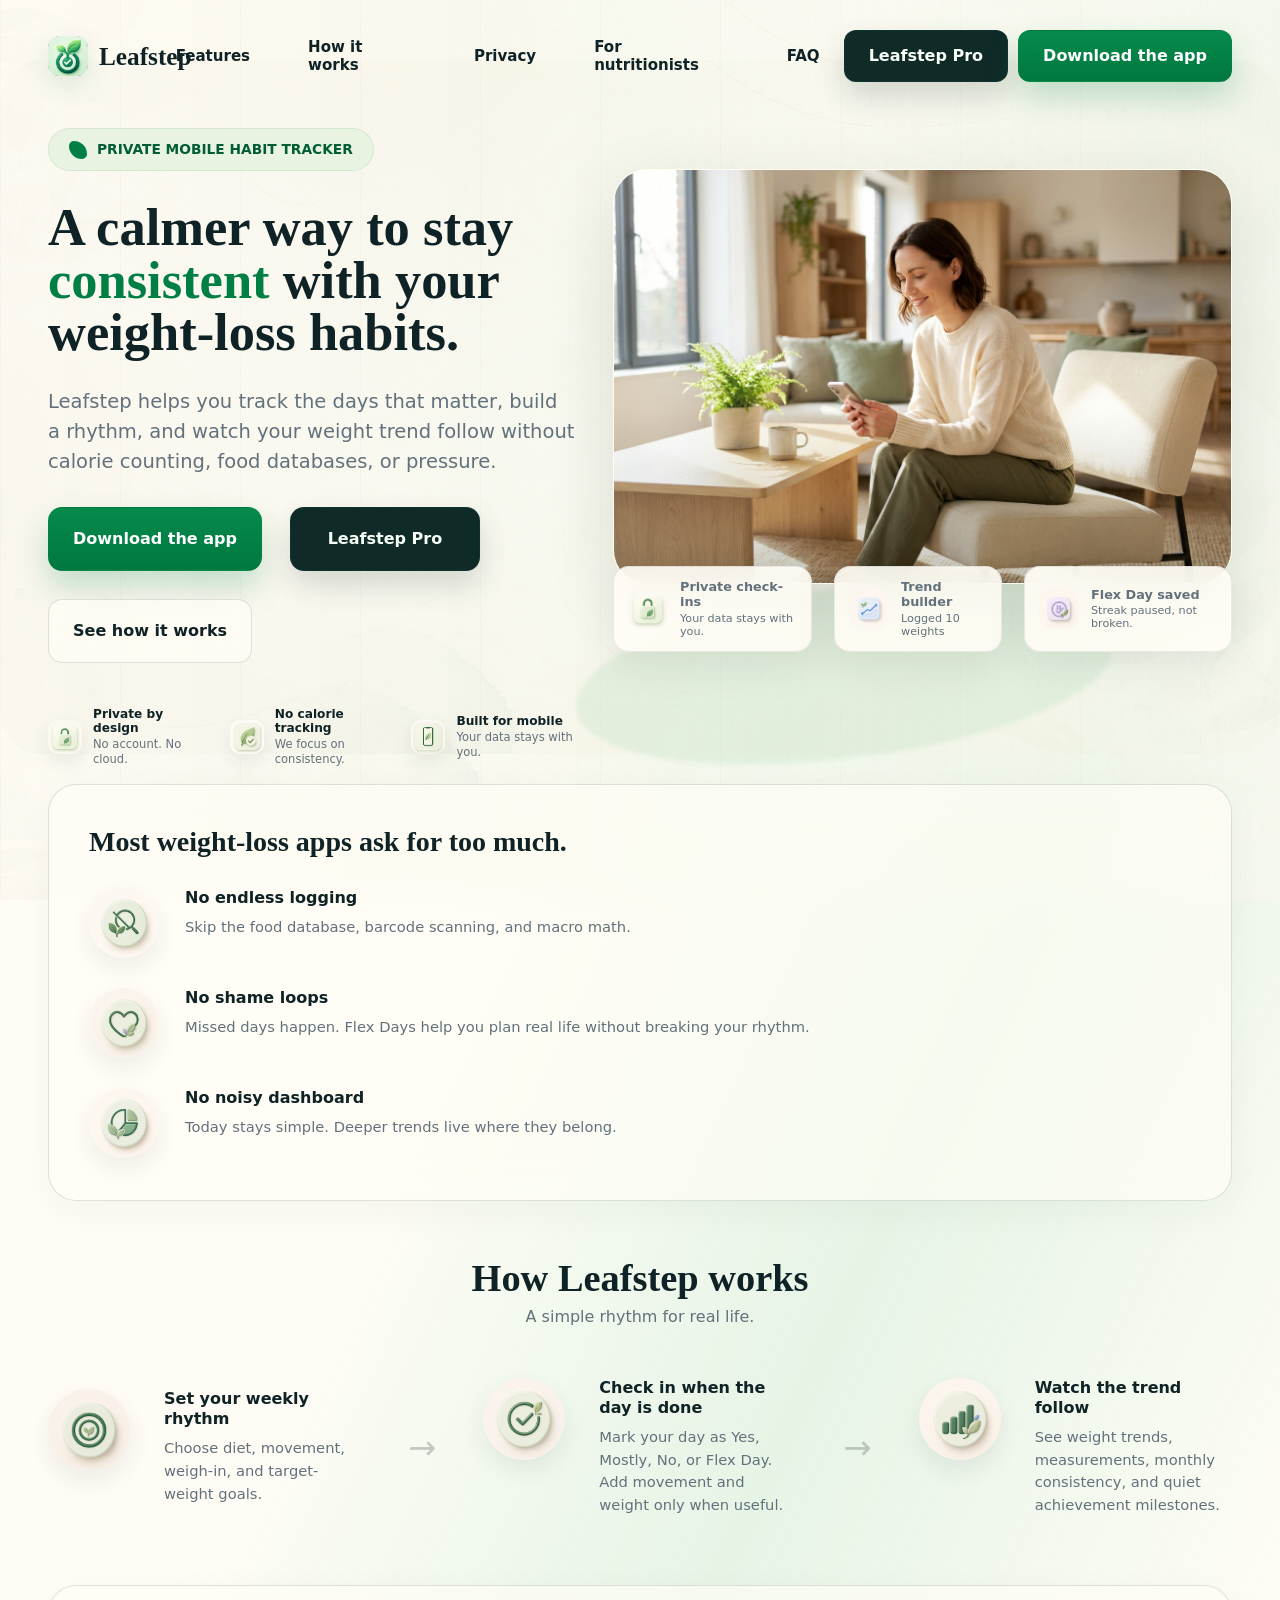
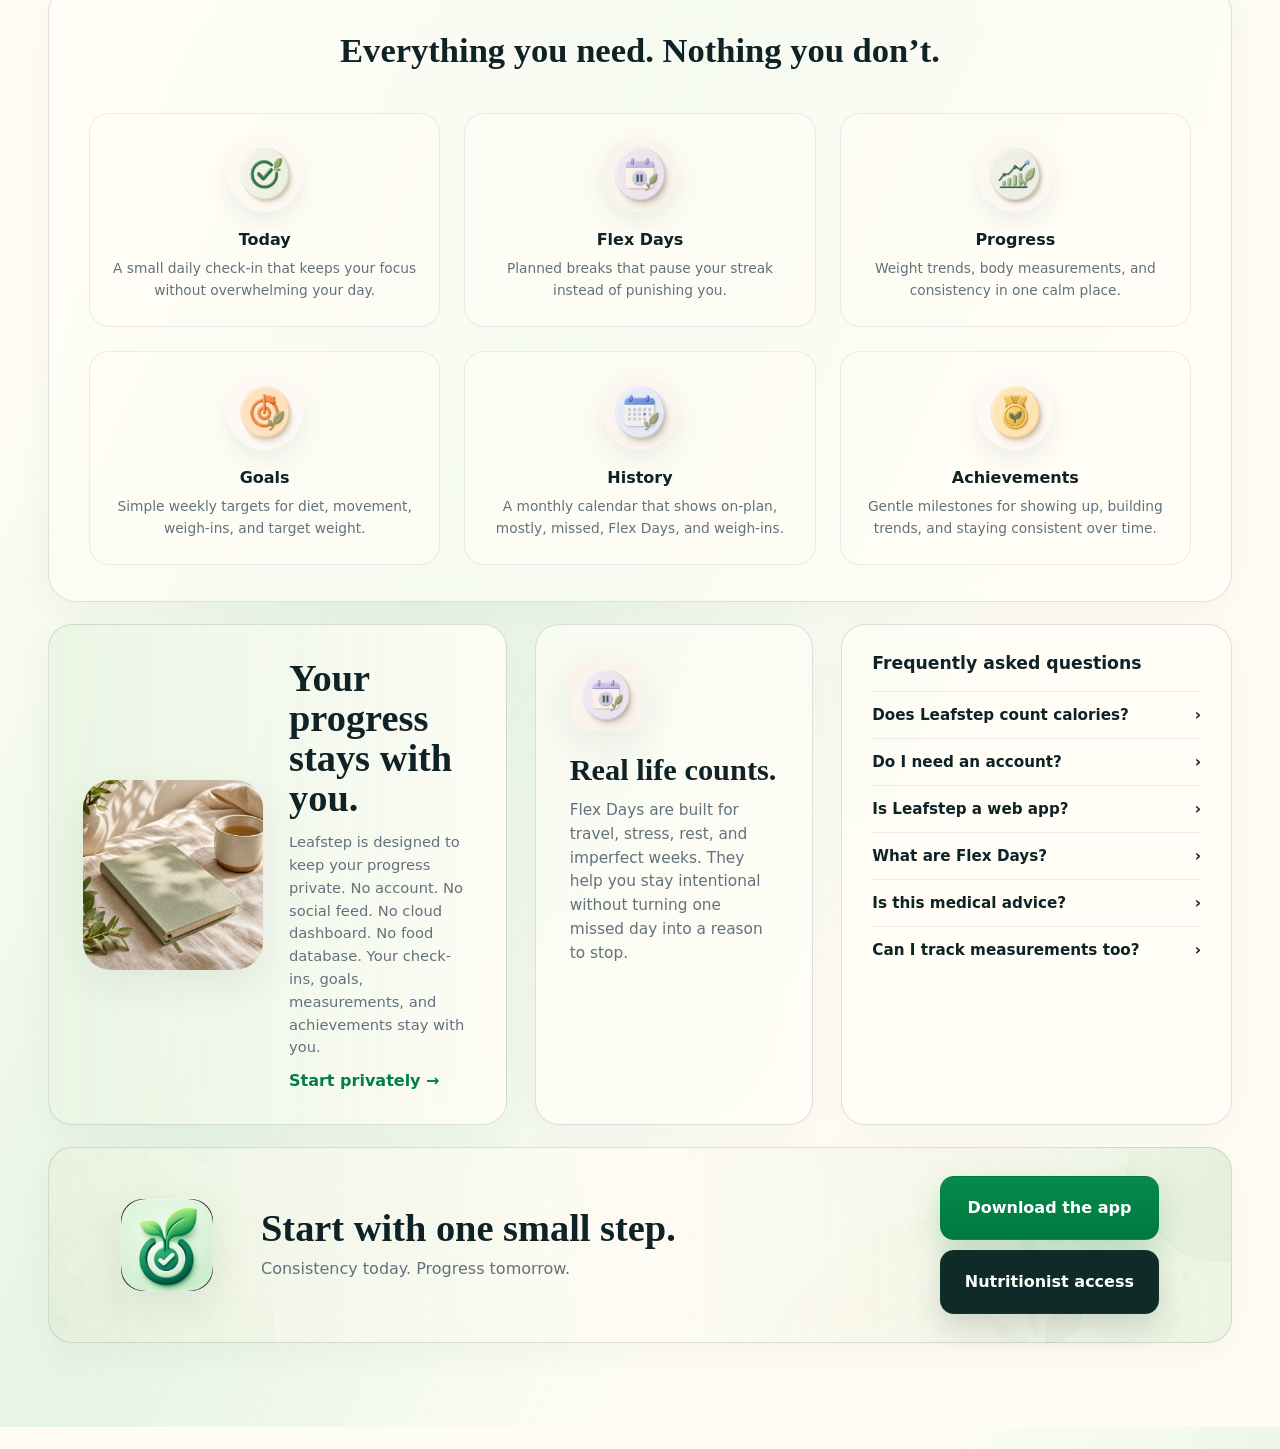
<file: website/index.html>
<!doctype html>
<html lang="en">
  <head>
    <meta charset="utf-8">
    <meta name="viewport" content="width=device-width, initial-scale=1">
    <meta
      name="description"
      content="Leafstep is a private habit tracker for calmer weight-loss consistency without calorie counting, food databases, or pressure."
    >
    <title>Leafstep | Private Habit Tracker</title>
    <link rel="icon" href="assets/brand/app-icon.png">
    <link rel="stylesheet" href="styles.css?v=20260621-pro-entry">
    <script src="script.js?v=20260615-middle-spacing" defer></script>
  </head>
  <body>
    <header class="site-header">
      <nav class="nav-shell" aria-label="Main navigation">
        <a class="brand" href="#top" aria-label="Leafstep home">
          <img src="assets/brand/app-icon.png" alt="" width="38" height="38">
          <span>Leafstep</span>
        </a>
        <div class="nav-links" aria-label="Page sections">
          <a href="#features">Features</a>
          <a href="#how-it-works">How it works</a>
          <a href="#privacy">Privacy</a>
          <a href="nutritionist.html">For nutritionists</a>
          <a href="#faq">FAQ</a>
        </div>
        <div class="header-actions" aria-label="Site actions">
          <a class="button button-pro header-pro" href="nutritionist.html">
            Leafstep Pro
          </a>
          <!-- Replace this placeholder with store badge links when they are ready. -->
          <a class="button button-primary header-cta" href="#download">
            Download the app
          </a>
        </div>
      </nav>
    </header>

    <main id="top">
      <section class="hero" aria-labelledby="hero-title">
        <div class="hero-copy">
          <p class="eyebrow">
            <span aria-hidden="true">Leafstep</span>
            Private mobile habit tracker
          </p>
          <h1 id="hero-title">
            A calmer way to stay <span>consistent</span> with your weight-loss habits.
          </h1>
          <p class="hero-subtitle">
            Leafstep helps you track the days that matter, build a rhythm, and watch your weight
            trend follow without calorie counting, food databases, or pressure.
          </p>
          <div class="hero-actions" aria-label="Primary actions">
            <a class="button button-primary button-large" href="#download">
              Download the app
            </a>
            <a class="button button-pro button-large" href="nutritionist.html">
              Leafstep Pro
            </a>
            <a class="button button-secondary button-large" href="#how-it-works">See how it works</a>
          </div>
          <div class="trust-chips" aria-label="Trust highlights">
            <div class="trust-chip">
              <img class="trust-icon" src="assets/icons/trust-private.png" alt="" width="34" height="34">
              <span>
                <strong>Private by design</strong>
                <span>No account. No cloud.</span>
              </span>
            </div>
            <div class="trust-chip">
              <img class="trust-icon" src="assets/icons/trust-no-calorie.png" alt="" width="34" height="34">
              <span>
                <strong>No calorie tracking</strong>
                <span>We focus on consistency.</span>
              </span>
            </div>
            <div class="trust-chip">
              <img class="trust-icon" src="assets/icons/trust-local-iphone.png" alt="" width="34" height="34">
              <span>
                <strong>Built for mobile</strong>
                <span>Your data stays with you.</span>
              </span>
            </div>
          </div>
        </div>

        <div class="hero-visual" aria-label="A calm Leafstep moment on mobile">
          <figure class="hero-photo-card">
            <img
              src="assets/hero/leafstep-lifestyle-phone.png"
              alt="A person sitting in a calm home while holding a phone."
              width="1264"
              height="848"
            >
          </figure>
          <div class="hero-badges" aria-hidden="true">
            <div class="mini-badge">
              <img src="assets/icons/trust-private.png" alt="" width="40" height="40">
              <span><strong>Private check-ins</strong>Your data stays with you.</span>
            </div>
            <div class="mini-badge">
              <img class="mini-icon" src="assets/icons/mini-trend-builder.png" alt="" width="40" height="40">
              <span><strong>Trend builder</strong>Logged 10 weights</span>
            </div>
            <div class="mini-badge">
              <img class="mini-icon" src="assets/icons/mini-flex-day-saved.png" alt="" width="40" height="40">
              <span><strong>Flex Day saved</strong>Streak paused, not broken.</span>
            </div>
          </div>
        </div>
      </section>

      <section class="problem-band" aria-labelledby="problem-title">
        <div class="problem-title">
          <h2 id="problem-title">Most weight-loss apps ask for too much.</h2>
        </div>
        <article class="problem-item">
          <img class="icon-circle" src="assets/icons/no-endless-logging.png" alt="" width="58" height="58">
          <div>
            <h3>No endless logging</h3>
            <p>Skip the food database, barcode scanning, and macro math.</p>
          </div>
        </article>
        <article class="problem-item">
          <img class="icon-circle" src="assets/icons/no-shame-loops.png" alt="" width="58" height="58">
          <div>
            <h3>No shame loops</h3>
            <p>Missed days happen. Flex Days help you plan real life without breaking your rhythm.</p>
          </div>
        </article>
        <article class="problem-item">
          <img class="icon-circle" src="assets/icons/no-noisy-dashboard.png" alt="" width="58" height="58">
          <div>
            <h3>No noisy dashboard</h3>
            <p>Today stays simple. Deeper trends live where they belong.</p>
          </div>
        </article>
      </section>

      <section id="how-it-works" class="workflow" aria-labelledby="steps-title">
        <div class="center-heading">
          <h2 id="steps-title">How Leafstep works</h2>
          <p>A simple rhythm for real life.</p>
        </div>
        <div class="step-row">
          <article class="step-card">
            <img class="step-icon" src="assets/icons/set-weekly-rhythm.png" alt="" width="72" height="72">
            <div>
              <h3>Set your weekly rhythm</h3>
              <p>Choose diet, movement, weigh-in, and target-weight goals.</p>
            </div>
          </article>
          <span class="step-arrow" aria-hidden="true">→</span>
          <article class="step-card">
            <img class="step-icon" src="assets/icons/check-in-done.png" alt="" width="72" height="72">
            <div>
              <h3>Check in when the day is done</h3>
              <p>Mark your day as Yes, Mostly, No, or Flex Day. Add movement and weight only when useful.</p>
            </div>
          </article>
          <span class="step-arrow" aria-hidden="true">→</span>
          <article class="step-card">
            <img class="step-icon" src="assets/icons/watch-trend-follow.png" alt="" width="72" height="72">
            <div>
              <h3>Watch the trend follow</h3>
              <p>See weight trends, measurements, monthly consistency, and quiet achievement milestones.</p>
            </div>
          </article>
        </div>
      </section>

      <section id="features" class="feature-band" aria-labelledby="features-title">
        <div class="center-heading">
          <h2 id="features-title">Everything you need. Nothing you don’t.</h2>
        </div>
        <div class="feature-grid">
          <article class="feature-card">
            <img class="feature-icon" src="assets/icons/feature-today.png" alt="" width="62" height="62">
            <h3>Today</h3>
            <p>A small daily check-in that keeps your focus without overwhelming your day.</p>
          </article>
          <article class="feature-card">
            <img class="feature-icon" src="assets/icons/feature-flex-days.png" alt="" width="62" height="62">
            <h3>Flex Days</h3>
            <p>Planned breaks that pause your streak instead of punishing you.</p>
          </article>
          <article class="feature-card">
            <img class="feature-icon" src="assets/icons/feature-progress.png" alt="" width="62" height="62">
            <h3>Progress</h3>
            <p>Weight trends, body measurements, and consistency in one calm place.</p>
          </article>
          <article class="feature-card">
            <img class="feature-icon" src="assets/icons/feature-goals.png" alt="" width="62" height="62">
            <h3>Goals</h3>
            <p>Simple weekly targets for diet, movement, weigh-ins, and target weight.</p>
          </article>
          <article class="feature-card">
            <img class="feature-icon" src="assets/icons/feature-history.png" alt="" width="62" height="62">
            <h3>History</h3>
            <p>A monthly calendar that shows on-plan, mostly, missed, Flex Days, and weigh-ins.</p>
          </article>
          <article class="feature-card">
            <img class="feature-icon" src="assets/icons/feature-achievements.png" alt="" width="62" height="62">
            <h3>Achievements</h3>
            <p>Gentle milestones for showing up, building trends, and staying consistent over time.</p>
          </article>
        </div>
      </section>

      <section class="lower-grid" aria-label="Privacy, encouragement, and FAQ">
        <article id="privacy" class="privacy-card">
          <img
            class="wellness-photo"
            src="assets/wellness/calm-journal-still-life.png"
            alt=""
            width="520"
            height="390"
            loading="lazy"
          >
          <div>
            <h2>Your progress stays with you.</h2>
            <p>
              Leafstep is designed to keep your progress private. No account. No social feed. No
              cloud dashboard. No food database. Your check-ins, goals, measurements, and
              achievements stay with you.
            </p>
            <a href="#faq">Start privately →</a>
          </div>
        </article>

        <article class="principle-card">
          <img class="principle-icon" src="assets/icons/feature-flex-days.png" alt="" width="62" height="62" loading="lazy">
          <h2>Real life counts.</h2>
          <p>
            Flex Days are built for travel, stress, rest, and imperfect weeks. They help you stay
            intentional without turning one missed day into a reason to stop.
          </p>
        </article>

        <section id="faq" class="faq-card" aria-labelledby="faq-title">
          <h2 id="faq-title">Frequently asked questions</h2>
          <div class="faq-list">
            <details>
              <summary>Does Leafstep count calories?</summary>
              <p>No. Leafstep focuses on consistency, check-ins, weight trends, goals, measurements, Flex Days, and gentle achievements.</p>
            </details>
            <details>
              <summary>Do I need an account?</summary>
              <p>No. Leafstep is designed to keep your data on your device, without an account or cloud dashboard.</p>
            </details>
            <details>
              <summary>Is Leafstep a web app?</summary>
              <p>No. This website is informational only. Leafstep is a downloadable mobile app.</p>
            </details>
            <details>
              <summary>What are Flex Days?</summary>
              <p>Flex Days are planned breaks that pause your streak and help you stay intentional without treating real life as failure.</p>
            </details>
            <details>
              <summary>Is this medical advice?</summary>
              <p>No. Leafstep is a personal habit tracker, not medical advice.</p>
            </details>
            <details>
              <summary>Can I track measurements too?</summary>
              <p>Yes. Leafstep can track chest, waist, and hips over time.</p>
            </details>
          </div>
        </section>
      </section>

      <section id="download" class="final-cta" aria-labelledby="final-title">
        <img src="assets/brand/app-icon.png" alt="" width="92" height="92">
        <div>
          <h2 id="final-title">Start with one small step.</h2>
          <p>Consistency today. Progress tomorrow.</p>
        </div>
        <div class="final-actions">
          <a class="button button-primary button-large" href="#download">Download the app</a>
          <a class="button button-pro button-large" href="nutritionist.html">Nutritionist access</a>
        </div>
      </section>
    </main>

    <footer class="site-footer">
      <p>© 2026 Leafstep</p>
      <nav aria-label="Footer navigation">
        <a href="#privacy">Privacy</a>
        <a href="nutritionist.html">Nutritionists</a>
        <a href="mailto:hello@leafstep.app">Contact</a>
        <a href="#top">Back to top</a>
      </nav>
    </footer>
  </body>
</html>
</file>
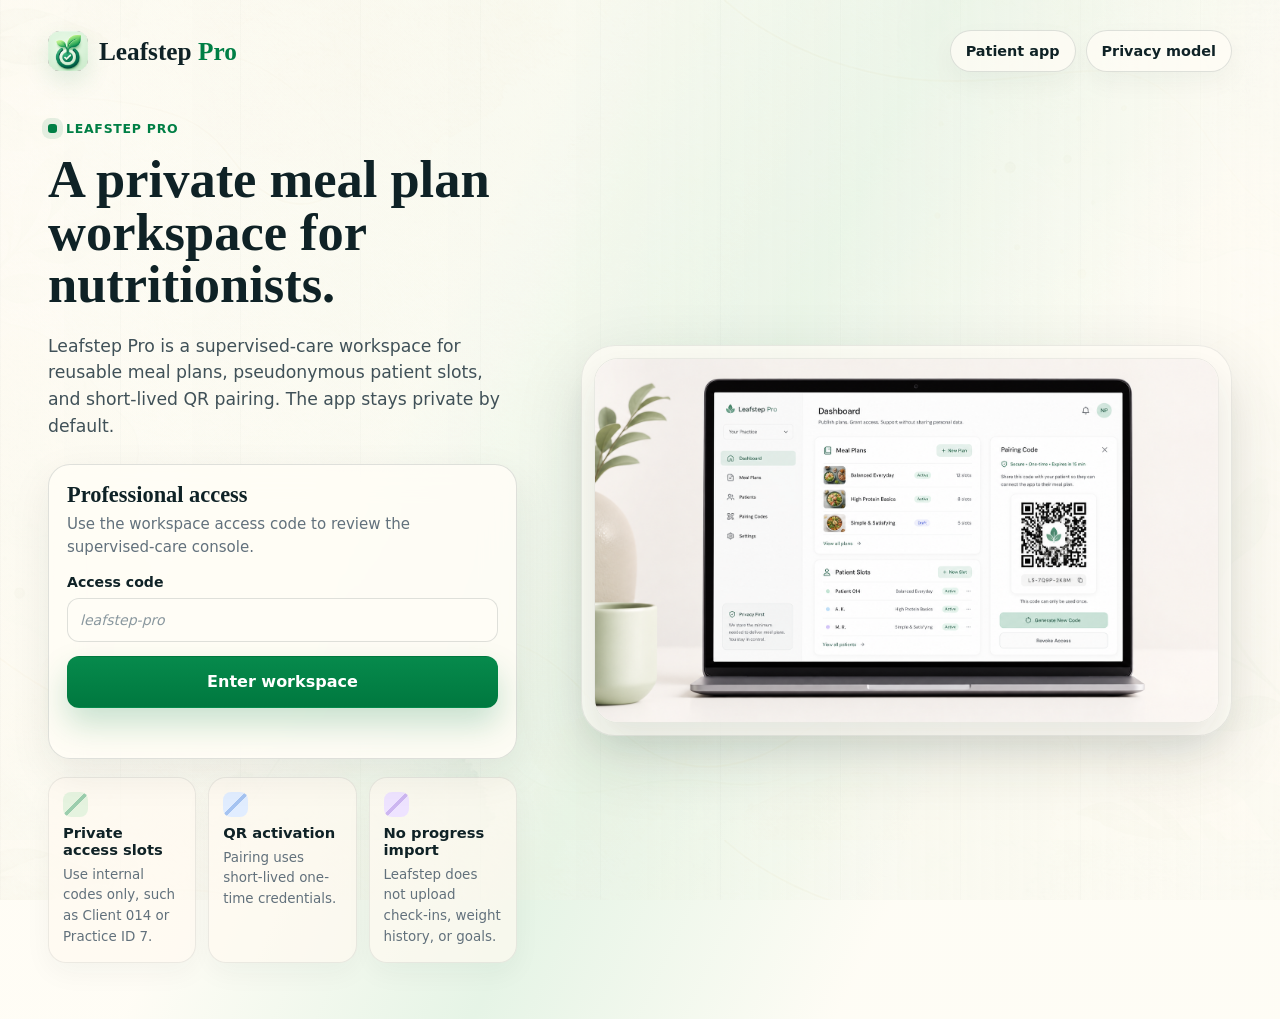
<file: website/nutritionist.html>
<!doctype html>
<html lang="en">
  <head>
    <meta charset="utf-8">
    <meta name="viewport" content="width=device-width, initial-scale=1">
    <meta
      name="description"
      content="Leafstep Pro nutritionist workspace for privacy-preserving meal plan publishing and QR pairing."
    >
    <title>Leafstep Pro | Nutritionist Workspace</title>
    <link rel="icon" href="assets/brand/app-icon.png">
    <link rel="stylesheet" href="nutritionist.css?v=20260623-global-placeholder-polish">
    <script src="assets/pro/leafstep-pro-demo-data.js?v=20260623-rich-demo-data" defer></script>
    <script src="nutritionist.js?v=20260623-search-placeholder-polish" defer></script>
  </head>
  <body>
    <main>
      <section id="login-panel" class="access-page" aria-labelledby="access-title">
        <nav class="access-nav" aria-label="Leafstep Pro navigation">
          <a class="brand" href="index.html" aria-label="Leafstep home">
            <img src="assets/brand/app-icon.png" alt="" width="40" height="40">
            <span>Leafstep <strong>Pro</strong></span>
          </a>
          <div class="access-nav-links">
            <a href="index.html">Patient app</a>
            <a href="#privacy-model">Privacy model</a>
          </div>
        </nav>

        <div class="access-layout">
          <section class="access-copy">
            <p class="access-kicker">Leafstep Pro</p>
            <h1 id="access-title">A private meal plan workspace for nutritionists.</h1>
            <p class="access-lede">
              Leafstep Pro is a supervised-care workspace for reusable meal plans, pseudonymous
              patient slots, and short-lived QR pairing. The app stays private by default.
            </p>

            <form id="login-form" class="access-card" aria-label="Professional demo access">
              <div>
                <h2>Professional access</h2>
                <p>Use the workspace access code to review the supervised-care console.</p>
              </div>
              <label>
                Access code
                <input id="access-code" autocomplete="off" placeholder="leafstep-pro">
              </label>
              <button class="button primary wide" type="submit">Enter workspace</button>
              <p id="login-error" class="form-message" role="status" aria-live="polite"></p>
            </form>

            <div id="privacy-model" class="privacy-strip" aria-label="Privacy defaults">
              <article>
                <span class="mini-mark" aria-hidden="true"></span>
                <strong>Private access slots</strong>
                <p>Use internal codes only, such as Client 014 or Practice ID 7.</p>
              </article>
              <article>
                <span class="mini-mark blue" aria-hidden="true"></span>
                <strong>QR activation</strong>
                <p>Pairing uses short-lived one-time credentials.</p>
              </article>
              <article>
                <span class="mini-mark lavender" aria-hidden="true"></span>
                <strong>No progress import</strong>
                <p>Leafstep does not upload check-ins, weight history, or goals.</p>
              </article>
            </div>
          </section>

          <aside class="access-visual" aria-label="Leafstep Pro workspace preview">
            <img
              src="assets/pro/leafstep-pro-workspace.png"
              alt="Leafstep Pro nutritionist workspace showing meal plans, patient slots, and a pairing code."
              width="1792"
              height="1024"
            >
          </aside>
        </div>
      </section>

      <section id="app-panel" class="cms-shell hidden" aria-label="Leafstep Pro CMS workspace">
        <aside class="cms-sidebar" aria-label="Workspace navigation">
          <div class="sidebar-topline">
            <a class="brand cms-brand" href="index.html" aria-label="Leafstep home">
              <img src="assets/brand/app-icon.png" alt="" width="38" height="38">
              <span>Leafstep <strong>Pro</strong></span>
            </a>
          </div>

          <nav class="cms-nav" aria-label="Workspace sections">
            <button class="nav-item active" type="button" data-view="overview" aria-pressed="true" title="Overview">
              <img class="nav-icon" src="assets/pro/nav-icons/overview.png" alt="">
              <span>Overview</span>
            </button>
            <button class="nav-item" type="button" data-view="patients" aria-pressed="false" title="Patients">
              <img class="nav-icon" src="assets/pro/nav-icons/patients.png" alt="">
              <span>Patients</span>
            </button>
            <button class="nav-item" type="button" data-view="meal-plans" aria-pressed="false" title="Meal Plans">
              <img class="nav-icon" src="assets/pro/nav-icons/meal-plans.png" alt="">
              <span>Meal Plans</span>
            </button>
            <button class="nav-item" type="button" data-view="dish-library" aria-pressed="false" title="Dish Library">
              <img class="nav-icon" src="assets/pro/nav-icons/dish-library.png" alt="">
              <span>Dish Library</span>
            </button>
            <button class="nav-item" type="button" data-view="privacy" aria-pressed="false" title="Privacy">
              <img class="nav-icon" src="assets/pro/nav-icons/privacy.png" alt="">
              <span>Privacy</span>
            </button>
          </nav>

          <section class="sidebar-card">
            <h2>Planner flow</h2>
            <p>
              Start with a patient label, assign a plan, add dishes to the week, then share access.
            </p>
          </section>

          <div class="sidebar-footer">
            <button id="reset-demo" class="button subtle wide" type="button">Restore sample workspace</button>
            <button id="sidebar-toggle" class="sidebar-toggle" type="button" aria-label="Collapse sidebar" aria-pressed="false">
              <span class="toggle-icon" aria-hidden="true"></span>
              <span class="toggle-label">Collapse sidebar</span>
            </button>
          </div>
        </aside>

        <div class="cms-main">
          <header class="cms-topbar">
            <div>
              <p id="view-kicker" class="topline">Practice workspace</p>
              <nav id="breadcrumbs" class="breadcrumbs" aria-label="Breadcrumb"></nav>
              <h1 id="view-title">Workspace</h1>
            </div>
            <div class="topbar-actions">
              <p id="save-status" class="save-status" role="status" aria-live="polite"></p>
              <label id="search-wrapper" class="search-field">
                <span id="search-label">Search</span>
                <input id="workspace-search" type="search" placeholder="Search patients, plans, or dishes">
              </label>
            <button id="quick-dish-action" class="button subtle" type="button" data-open-dish>New dish</button>
            <button id="quick-plan-action" class="button subtle" type="button" data-open-plan>New plan</button>
              <button id="quick-patient-action" class="button primary" type="button" data-open-patient>New patient</button>
            </div>
          </header>

          <section id="overview" class="dashboard-section view-panel active-view" data-view-panel="overview" aria-labelledby="overview-title">
            <h2 id="overview-title" class="sr-only">Planning status</h2>
            <div id="metric-grid" class="metric-grid" aria-live="polite"></div>
            <div class="overview-grid">
              <section class="panel next-steps-panel" aria-labelledby="next-steps-title">
                <div class="panel-head">
                  <h3 id="next-steps-title">Next steps</h3>
                </div>
                <ol class="next-steps">
                  <li>Create a patient label without personal identifiers.</li>
                  <li>Build or assign a weekly meal plan.</li>
                  <li>Add saved dishes or create new dishes while planning.</li>
                  <li>Generate a pairing link when the patient is ready.</li>
                </ol>
              </section>

              <section class="panel table-panel" aria-labelledby="recent-patients-title">
                <div class="panel-head">
                  <h3 id="recent-patients-title">Patients</h3>
                  <button class="button subtle" type="button" data-view-shortcut="patients">View patients</button>
                </div>
                <div id="overview-patient-list" class="record-list compact"></div>
              </section>

              <section class="panel table-panel" aria-labelledby="recent-activity-title">
                <div class="panel-head">
                  <h3 id="recent-activity-title">Pairing activity</h3>
                  <button class="button subtle" type="button" data-view-shortcut="patients">Manage access</button>
                </div>
                <div id="overview-activity-list" class="record-list compact"></div>
              </section>
            </div>
          </section>

          <section id="patients" class="workspace-grid dashboard-section view-panel" data-view-panel="patients" aria-labelledby="patients-title">
            <h2 id="patients-title" class="sr-only">Patients</h2>

            <section class="panel table-panel" aria-label="Patient list">
              <div class="panel-head">
                <h3>Patient list</h3>
                <span id="patient-count" class="count-label"></span>
              </div>
              <div id="patient-tools" class="list-tools" aria-label="Patient list controls"></div>
              <div id="patient-list" class="record-list" aria-live="polite"></div>
              <div id="patient-pagination" class="pagination-bar" aria-label="Patient pagination"></div>
            </section>

            <aside id="patient-detail" class="panel detail-panel" aria-live="polite"></aside>
          </section>

          <section id="meal-plans" class="dashboard-section view-panel" data-view-panel="meal-plans" aria-labelledby="plans-title">
            <h2 id="plans-title" class="sr-only">Meal plans</h2>

            <div class="planner-layout">
              <section class="panel table-panel" aria-label="Meal plan library">
                <div class="panel-head">
                  <h3>Plan library</h3>
                  <div class="panel-head-actions">
                    <span id="plan-count" class="count-label"></span>
                  </div>
                </div>
                <div id="plan-tools" class="list-tools" aria-label="Meal plan list controls"></div>
                <div id="plan-list" class="record-list" aria-live="polite"></div>
                <div id="plan-pagination" class="pagination-bar" aria-label="Meal plan pagination"></div>
              </section>
              <section id="plan-board-panel" class="panel board-panel" aria-live="polite"></section>
            </div>
          </section>

          <section id="dish-library" class="dashboard-section view-panel" data-view-panel="dish-library" aria-labelledby="dishes-title">
            <h2 id="dishes-title" class="sr-only">Dish library</h2>
            <div class="dish-layout">
              <section class="panel table-panel" aria-label="Dish library">
                <div class="panel-head">
                  <h3>Dishes</h3>
                  <span id="dish-count" class="count-label"></span>
                </div>
                <div id="dish-tools" class="list-tools" aria-label="Dish list controls"></div>
                <div id="dish-list" class="record-list" aria-live="polite"></div>
                <div id="dish-pagination" class="pagination-bar" aria-label="Dish pagination"></div>
              </section>
              <aside id="dish-detail" class="panel detail-panel" aria-live="polite"></aside>
            </div>
          </section>

          <section id="privacy" class="dashboard-section privacy-panel view-panel" data-view-panel="privacy" aria-labelledby="privacy-title">
            <div>
              <p class="topline">Privacy boundary</p>
              <h2 id="privacy-title">What Leafstep Pro intentionally avoids</h2>
              <p>
                Leafstep Pro publishes nutritionist-written meal guidance and pairing access.
                It stays out of check-ins, weight history, measurements, diagnoses, and messaging.
              </p>
            </div>
            <ul class="privacy-checks">
              <li>Use patient labels like Patient 014 instead of names or emails</li>
              <li>Meal plans are guidance-only and read-only in the app</li>
              <li>Dishes do not include calories, macros, barcode scanning, or nutrition database data</li>
              <li>Pairing links can be revoked and recreated from the patient workspace</li>
            </ul>
          </section>
        </div>
      </section>
    </main>

    <dialog id="patient-dialog" class="modal-card" aria-labelledby="patient-dialog-title">
      <form id="patient-form" method="dialog" class="plan-form">
        <div class="modal-head">
          <div>
            <p class="topline">Patient workspace</p>
            <h2 id="patient-dialog-title">New patient</h2>
          </div>
          <button class="icon-button" type="button" data-close-patient aria-label="Close patient editor"></button>
        </div>

        <div class="form-grid">
          <label>
            Patient label
            <input id="patient-label" placeholder="Patient 014" required>
          </label>
          <label>
            Optional active plan
            <select id="patient-plan"></select>
          </label>
        </div>

        <div class="modal-actions">
          <button class="button tertiary" type="button" data-close-patient>Cancel</button>
          <button class="button primary" type="submit">Create patient</button>
        </div>
      </form>
    </dialog>

    <dialog id="plan-dialog" class="modal-card" aria-labelledby="plan-dialog-title">
      <form id="plan-form" method="dialog" class="plan-form">
        <div class="modal-head">
          <div>
            <p class="topline">Meal plan</p>
            <h2 id="plan-dialog-title">Create plan</h2>
          </div>
          <button class="icon-button" type="button" data-close-plan aria-label="Close plan editor"></button>
        </div>

        <input id="plan-id" type="hidden">
        <div class="form-grid">
          <label>
            Plan title
            <input id="plan-title" placeholder="Steady Week Support Plan" required>
          </label>
          <label>
            Effective dates
            <input id="plan-effective" placeholder="June 24 - June 30" required>
          </label>
          <label class="full">
            Plan note
            <textarea id="plan-note" rows="3" placeholder="Read-only guidance, timing, portions, swaps, and notes."></textarea>
          </label>
        </div>

        <div class="modal-actions">
          <button class="button tertiary" type="button" data-close-plan>Cancel</button>
          <button class="button primary" type="submit">Save plan</button>
        </div>
      </form>
    </dialog>

    <dialog id="slot-dialog" class="modal-card" aria-labelledby="slot-dialog-title">
      <form id="slot-form" method="dialog" class="plan-form">
        <div class="modal-head">
          <div>
            <p class="topline">Weekly board</p>
            <h2 id="slot-dialog-title">Add meal slot</h2>
          </div>
          <button class="icon-button" type="button" data-close-slot aria-label="Close meal slot editor"></button>
        </div>

        <input id="slot-plan-id" type="hidden">
        <input id="slot-id" type="hidden">
        <div class="form-grid">
          <label>
            Day
            <select id="slot-day" required></select>
          </label>
          <label>
            Meal
            <input id="slot-meal" placeholder="Lunch" required>
          </label>
          <label>
            Time
            <input id="slot-time" placeholder="12:30 PM">
          </label>
          <label>
            Dish
            <input id="slot-dish-search" list="slot-dish-options" placeholder="Search dishes" required>
            <input id="slot-dish" type="hidden">
            <datalist id="slot-dish-options"></datalist>
          </label>
          <label class="full">
            Slot note
            <textarea id="slot-note" rows="2" placeholder="Optional patient-facing note for this meal."></textarea>
          </label>
        </div>
        <p class="form-helper">
          Need a new reusable dish? Save this meal with an existing dish, then create the dish from Dish Library.
        </p>

        <div class="modal-actions">
          <button class="button tertiary" type="button" data-close-slot>Cancel</button>
          <button class="button primary" type="submit">Save meal slot</button>
        </div>
      </form>
    </dialog>

    <dialog id="pairing-dialog" class="modal-card pairing-modal" aria-labelledby="pairing-dialog-title">
      <div class="modal-head">
        <div>
          <p class="topline">Patient access</p>
          <h2 id="pairing-dialog-title">Pairing link</h2>
        </div>
        <button class="icon-button" type="button" data-close-pairing aria-label="Close pairing code"></button>
      </div>
      <div id="pairing-dialog-body"></div>
    </dialog>

    <dialog id="confirm-dialog" class="modal-card confirm-modal" aria-labelledby="confirm-dialog-title">
      <form method="dialog" class="confirm-form">
        <div>
          <p class="topline">Confirm change</p>
          <h2 id="confirm-dialog-title">Confirm action</h2>
          <p id="confirm-dialog-body"></p>
        </div>
        <div class="modal-actions">
          <button id="confirm-cancel" class="button subtle" type="button">Cancel</button>
          <button id="confirm-approve" class="button danger" type="button">Confirm</button>
        </div>
      </form>
    </dialog>
  </body>
</html>
</file>
<file: website/styles.css>
:root {
  --bg: #f8f4ea;
  --paper: #fffdf6;
  --paper-strong: #fffaf0;
  --ink: #0f2226;
  --muted: #62717c;
  --soft: #8b988d;
  --green: #007f45;
  --green-2: #0d9a64;
  --mint: #e5f3df;
  --line: rgba(15, 34, 38, 0.13);
  --line-soft: rgba(15, 34, 38, 0.08);
  --lavender: #eee3ff;
  --lavender-ink: #8758d3;
  --blue: #e1edff;
  --blue-ink: #276bd4;
  --orange: #fff0dc;
  --orange-ink: #ed6f1a;
  --gold: #ffedbf;
  --shadow: 0 22px 70px rgba(21, 42, 35, 0.12);
  --shadow-soft: 0 14px 42px rgba(21, 42, 35, 0.08);
  --hero-x: 0;
  --hero-y: 0;
  color-scheme: light;
}

* {
  box-sizing: border-box;
}

html {
  scroll-behavior: smooth;
}

body {
  min-width: 320px;
  margin: 0;
  background:
    linear-gradient(115deg, rgba(255, 253, 246, 0.95) 0 34%, rgba(225, 244, 229, 0.8) 54%, rgba(255, 253, 246, 0.92) 75%),
    var(--bg);
  color: var(--ink);
  font-family: Inter, ui-sans-serif, system-ui, -apple-system, BlinkMacSystemFont, "Segoe UI", sans-serif;
  letter-spacing: 0;
}

body::before {
  position: fixed;
  inset: 0;
  z-index: -1;
  background:
    linear-gradient(90deg, rgba(255, 253, 246, 0.2), rgba(228, 244, 228, 0.22), rgba(255, 253, 246, 0.4)),
    repeating-linear-gradient(90deg, rgba(15, 34, 38, 0.018) 0 1px, transparent 1px 120px);
  content: "";
}

body::after {
  position: fixed;
  inset: 0;
  z-index: -2;
  background-image: url("assets/wellness/botanical-paper-texture.png");
  background-position: top center;
  background-repeat: repeat-y;
  background-size: min(1680px, 150vw) auto;
  content: "";
  opacity: 0.18;
  pointer-events: none;
}

img {
  display: block;
  max-width: 100%;
}

a {
  color: inherit;
  text-decoration: none;
}

a:focus-visible,
summary:focus-visible {
  outline: 3px solid rgba(39, 107, 212, 0.45);
  outline-offset: 4px;
}

.motion-ready .reveal {
  opacity: 0;
  transform: translate3d(0, 22px, 0);
  transition:
    opacity 760ms ease,
    transform 760ms cubic-bezier(0.2, 0.8, 0.2, 1);
  transition-delay: var(--reveal-delay, 0ms);
}

.motion-ready .reveal.is-visible {
  opacity: 1;
  transform: translate3d(0, 0, 0);
}

h1,
h2,
h3,
p {
  margin-top: 0;
}

h1,
h2,
.brand span {
  font-family: Georgia, "Times New Roman", serif;
}

h1 {
  max-width: 610px;
  margin-bottom: 28px;
  font-size: clamp(3rem, 4.1vw, 4rem);
  line-height: 1;
  letter-spacing: 0;
}

h1 span {
  color: var(--green);
}

h2 {
  margin-bottom: 12px;
  font-size: clamp(2rem, 3vw, 3rem);
  line-height: 1.04;
  letter-spacing: 0;
}

h3 {
  margin-bottom: 8px;
  font-size: 1rem;
  line-height: 1.25;
}

p {
  color: var(--muted);
  font-size: 1rem;
  line-height: 1.55;
}

.site-header,
main,
.site-footer {
  width: min(1328px, calc(100% - 96px));
  margin: 0 auto;
}

.site-header {
  padding: 30px 0 12px;
}

.nav-shell {
  display: grid;
  grid-template-columns: 1fr auto 1fr;
  align-items: center;
  gap: 24px;
}

.brand {
  display: inline-flex;
  align-items: center;
  gap: 11px;
  justify-self: start;
  font-size: 1.58rem;
  font-weight: 700;
}

.brand img {
  width: 40px;
  height: 40px;
  border-radius: 12px;
  box-shadow: 0 10px 25px rgba(0, 127, 69, 0.12);
}

.nav-links {
  display: flex;
  align-items: center;
  justify-content: center;
  gap: 58px;
  font-size: 0.94rem;
  font-weight: 760;
}

.nav-links a:hover,
.site-footer a:hover {
  color: var(--green);
}

.header-actions {
  display: inline-flex;
  align-items: center;
  justify-self: end;
  gap: 10px;
}

.header-cta,
.header-pro {
  justify-self: end;
}

.button {
  display: inline-flex;
  align-items: center;
  justify-content: center;
  min-height: 52px;
  padding: 0 24px;
  border: 1px solid transparent;
  border-radius: 12px;
  font-size: 1rem;
  font-weight: 850;
  line-height: 1;
  white-space: nowrap;
  transition:
    background 180ms ease,
    border-color 180ms ease,
    box-shadow 220ms ease,
    color 180ms ease,
    transform 220ms ease;
}

.button-primary {
  background: linear-gradient(180deg, #068a4c, #00783f);
  color: #ffffff;
  box-shadow: 0 16px 32px rgba(0, 127, 69, 0.22);
}

.button-primary:hover {
  background: linear-gradient(180deg, #007c43, #006936);
  box-shadow: 0 20px 42px rgba(0, 127, 69, 0.28);
  transform: translateY(-2px);
}

.button-secondary {
  border-color: var(--line);
  background: rgba(255, 253, 246, 0.72);
}

.button-secondary:hover {
  border-color: rgba(0, 127, 69, 0.3);
  color: var(--green);
  box-shadow: 0 14px 34px rgba(21, 42, 35, 0.08);
  transform: translateY(-2px);
}

.button-pro {
  border-color: rgba(13, 95, 74, 0.18);
  background: #102a28;
  color: #f8fff7;
  box-shadow: 0 14px 30px rgba(16, 42, 40, 0.16);
}

.button-pro:hover {
  background: #0b3a32;
  box-shadow: 0 18px 38px rgba(16, 42, 40, 0.22);
  transform: translateY(-2px);
}

.button-large {
  min-width: 190px;
  min-height: 64px;
  border-radius: 14px;
}

.hero {
  position: relative;
  display: grid;
  grid-template-columns: minmax(390px, 0.92fr) minmax(570px, 1.08fr);
  gap: 38px;
  align-items: start;
  min-height: 570px;
  padding: 8px 0 0;
}

.hero::before {
  position: absolute;
  inset: -34px -48px 12px -48px;
  z-index: -2;
  border-radius: 42px;
  background:
    linear-gradient(90deg, rgba(248, 244, 234, 0.76), rgba(248, 244, 234, 0.18), rgba(232, 244, 228, 0.28)),
    url("assets/wellness/botanical-paper-texture.png") center / cover no-repeat;
  content: "";
  opacity: 0.34;
  pointer-events: none;
}

.hero::after {
  position: absolute;
  right: 10%;
  bottom: 8px;
  z-index: -1;
  width: 540px;
  height: 170px;
  border-radius: 55% 45% 50% 50%;
  background: rgba(196, 226, 197, 0.35);
  filter: blur(2px);
  transform: rotate(-7deg);
  content: "";
}

.hero-copy {
  align-self: start;
  padding-top: 26px;
}

.eyebrow {
  display: inline-flex;
  align-items: center;
  gap: 10px;
  margin: 0 0 30px;
  padding: 10px 20px;
  border: 1px solid rgba(0, 127, 69, 0.09);
  border-radius: 999px;
  background: rgba(229, 243, 223, 0.85);
  color: #005d34;
  font-size: 0.86rem;
  font-weight: 850;
  letter-spacing: 0;
  text-transform: uppercase;
}

.eyebrow span {
  overflow: hidden;
  width: 18px;
  height: 18px;
  border-radius: 6px 16px 6px 16px;
  background: var(--green);
  color: transparent;
}

.hero-subtitle {
  max-width: 560px;
  margin-bottom: 30px;
  font-size: 1.22rem;
}

.hero-actions {
  display: flex;
  flex-wrap: wrap;
  gap: 28px;
  margin-bottom: 44px;
}

.trust-chips {
  display: grid;
  grid-template-columns: repeat(3, minmax(0, 1fr));
  gap: 18px;
  max-width: 650px;
}

.trust-chip {
  display: grid;
  grid-template-columns: 34px minmax(0, 1fr);
  gap: 11px;
  align-items: center;
  min-height: 48px;
}

.trust-icon {
  width: 34px;
  height: 34px;
  border-radius: 10px;
  box-shadow: 0 8px 18px rgba(21, 42, 35, 0.08);
}

.trust-chip strong,
.trust-chip > span,
.trust-chip > span > span {
  display: block;
}

.trust-chip strong {
  margin-bottom: 2px;
  font-size: 0.76rem;
}

.trust-chip > span > span {
  color: var(--muted);
  font-size: 0.72rem;
  line-height: 1.25;
}

.hero-visual {
  position: relative;
  display: grid;
  align-items: center;
  min-height: 550px;
}

.hero-photo-card {
  position: relative;
  overflow: hidden;
  width: min(100%, 760px);
  margin: 0;
  border: 1px solid rgba(255, 253, 246, 0.72);
  border-radius: 34px;
  aspect-ratio: 1.49;
  background: rgba(255, 253, 246, 0.8);
  box-shadow: var(--shadow);
  animation: heroPhotoFloat 8.4s ease-in-out infinite;
  transition:
    box-shadow 260ms ease,
    transform 360ms cubic-bezier(0.2, 0.8, 0.2, 1);
  transform: translate3d(calc(var(--hero-x) * -12px), calc(var(--hero-y) * -9px), 0);
  will-change: transform;
}

.hero-photo-card::after {
  position: absolute;
  inset: 0;
  background:
    linear-gradient(90deg, rgba(255, 253, 246, 0.18), transparent 42%),
    linear-gradient(180deg, transparent 58%, rgba(15, 34, 38, 0.22));
  content: "";
  pointer-events: none;
}

.hero-photo-card:hover {
  box-shadow: 0 28px 84px rgba(21, 42, 35, 0.17);
}

.hero-photo-card img {
  width: 100%;
  height: 100%;
  object-fit: cover;
  object-position: center;
}

.hero-badges {
  position: absolute;
  right: 0;
  bottom: 0;
  z-index: 6;
  display: flex;
  gap: 22px;
}

.mini-badge {
  display: flex;
  align-items: center;
  gap: 12px;
  min-width: 150px;
  padding: 12px 14px;
  border: 1px solid var(--line-soft);
  border-radius: 16px;
  background: rgba(255, 253, 246, 0.9);
  box-shadow: var(--shadow-soft);
  backdrop-filter: blur(18px);
  transition:
    box-shadow 240ms ease,
    transform 240ms ease;
  will-change: transform;
}

.mini-badge:nth-child(1) {
  animation: badgeFloat 7.5s ease-in-out infinite;
}

.mini-badge:nth-child(2) {
  animation: badgeFloat 8.2s ease-in-out 450ms infinite;
}

.mini-badge:nth-child(3) {
  animation: badgeFloat 8.8s ease-in-out 900ms infinite;
}

.mini-badge:hover {
  box-shadow: 0 18px 48px rgba(21, 42, 35, 0.12);
  transform: translateY(-4px);
}

.mini-badge img,
.mini-icon {
  flex: 0 0 auto;
  border-radius: 12px;
}

.mini-icon {
  display: grid;
  width: 40px;
  height: 40px;
  place-items: center;
  font-weight: 900;
}

img.mini-icon {
  display: block;
  object-fit: cover;
}

.mini-icon.blue {
  background: var(--blue);
  color: var(--blue-ink);
}

.mini-icon.lavender {
  background: var(--lavender);
  color: var(--lavender-ink);
}

.mini-badge strong,
.mini-badge span span {
  display: block;
}

.mini-badge strong {
  margin-bottom: 2px;
  font-size: 0.8rem;
}

.mini-badge span {
  color: var(--muted);
  font-size: 0.7rem;
  line-height: 1.2;
}

.problem-band,
.feature-band,
.privacy-card,
.principle-card,
.faq-card,
.final-cta {
  border: 1px solid var(--line);
  background: rgba(255, 253, 246, 0.64);
  box-shadow: 0 10px 36px rgba(21, 42, 35, 0.04);
  backdrop-filter: blur(16px);
}

.problem-band,
.feature-card,
.privacy-card,
.principle-card,
.faq-card,
.final-cta,
.step-card,
details {
  transition:
    border-color 220ms ease,
    box-shadow 240ms ease,
    transform 240ms ease;
}

.problem-band:hover,
.feature-card:hover,
.privacy-card:hover,
.principle-card:hover,
.faq-card:hover,
.final-cta:hover,
.step-card:hover {
  border-color: rgba(0, 127, 69, 0.22);
  box-shadow: 0 18px 48px rgba(21, 42, 35, 0.08);
  transform: translateY(-3px);
}

.problem-band {
  display: grid;
  grid-template-columns: minmax(250px, 1.05fr) repeat(3, minmax(210px, 1fr));
  gap: 34px;
  align-items: stretch;
  margin-top: 18px;
  padding: 46px 56px;
  border-radius: 28px;
}

.problem-title {
  display: flex;
  align-items: center;
  padding-right: 10px;
}

.problem-title h2 {
  margin: 0;
  font-size: 1.75rem;
  line-height: 1.1;
}

.problem-item {
  display: grid;
  grid-template-columns: 72px minmax(0, 1fr);
  gap: 24px;
  align-items: start;
  padding: 0 0 0 28px;
  border-left: 1px solid rgba(15, 34, 38, 0.055);
}

.problem-item p {
  margin-bottom: 0;
  font-size: 0.92rem;
}

.section-eyebrow {
  margin-bottom: 14px;
  color: var(--green);
  font-size: 0.78rem;
  font-weight: 850;
  letter-spacing: 0;
  text-transform: uppercase;
}

.icon-circle,
.step-icon,
.feature-icon {
  display: grid;
  place-items: center;
  border-radius: 999px;
  background: var(--mint);
  color: var(--green);
  font-weight: 900;
}

img.icon-circle,
img.step-icon,
img.feature-icon {
  display: block;
  object-fit: cover;
  padding: 0;
  background: transparent;
  box-shadow: 0 10px 24px rgba(21, 42, 35, 0.08);
}

.icon-circle {
  width: 70px;
  height: 70px;
}

.workflow {
  padding: 58px 0 68px;
}

.center-heading {
  max-width: 720px;
  margin: 0 auto 48px;
  text-align: center;
}

.center-heading h2 {
  margin-bottom: 6px;
}

.center-heading p {
  margin-bottom: 0;
}

.step-row {
  display: grid;
  grid-template-columns: 1fr 58px 1fr 58px 1fr;
  gap: 32px;
  align-items: center;
}

.step-card {
  display: grid;
  grid-template-columns: 88px minmax(0, 1fr);
  gap: 28px;
  align-items: start;
}

.step-icon {
  width: 82px;
  height: 82px;
  font-size: 1.05rem;
}

.step-arrow {
  color: rgba(15, 34, 38, 0.22);
  font-size: 2.1rem;
  text-align: center;
}

.step-card p {
  margin-bottom: 0;
  font-size: 0.92rem;
}

.feature-band {
  padding: 46px 40px 36px;
  border-radius: 28px;
}

.feature-band .center-heading {
  margin-bottom: 44px;
}

.feature-band .center-heading h2 {
  max-width: 780px;
  margin-right: auto;
  margin-left: auto;
  font-size: clamp(2.1rem, 2.7vw, 2.76rem);
  line-height: 1.08;
}

.feature-grid {
  display: grid;
  grid-template-columns: repeat(6, minmax(0, 1fr));
  gap: 28px;
}

.feature-card {
  min-height: 214px;
  padding: 22px 16px;
  border: 1px solid var(--line-soft);
  border-radius: 20px;
  background: rgba(255, 253, 246, 0.66);
  text-align: center;
}

.feature-icon {
  width: 76px;
  height: 76px;
  margin: 0 auto 18px;
  font-size: 1.05rem;
}

.feature-icon.lavender {
  background: var(--lavender);
  color: var(--lavender-ink);
}

.feature-icon.blue {
  background: var(--blue);
  color: var(--blue-ink);
}

.feature-icon.orange {
  background: var(--orange);
  color: var(--orange-ink);
}

.feature-icon.gold {
  background: var(--gold);
  color: #d89010;
}

.feature-card p {
  margin-bottom: 0;
  font-size: 0.86rem;
}

.lower-grid {
  display: grid;
  grid-template-columns: 1.35fr 0.82fr 1.15fr;
  gap: 28px;
  margin-top: 22px;
}

.privacy-card,
.principle-card,
.faq-card {
  min-height: 248px;
  border-radius: 24px;
}

.privacy-card {
  display: grid;
  grid-template-columns: minmax(180px, 0.82fr) minmax(0, 1fr);
  gap: 26px;
  align-items: center;
  padding: 34px;
  background:
    linear-gradient(90deg, rgba(229, 243, 223, 0.76), rgba(255, 253, 246, 0.55)),
    rgba(255, 253, 246, 0.72);
}

.privacy-card img {
  border-radius: 28px;
  box-shadow: var(--shadow-soft);
}

.privacy-card p {
  margin-bottom: 12px;
  font-size: 0.92rem;
}

.privacy-card a {
  color: var(--green);
  font-weight: 850;
}

.principle-card {
  padding: 34px;
}

.principle-icon {
  width: 72px;
  height: 72px;
  margin-bottom: 24px;
  border-radius: 20px;
  box-shadow: var(--shadow-soft);
}

.principle-card h2 {
  margin-bottom: 12px;
  font-size: 1.9rem;
}

.principle-card p {
  margin-bottom: 0;
  font-size: 0.96rem;
}

.faq-card {
  padding: 30px;
}

.faq-card h2 {
  margin-bottom: 18px;
  font-family: Inter, ui-sans-serif, system-ui, sans-serif;
  font-size: 1.08rem;
}

.faq-list {
  display: grid;
}

details {
  border-top: 1px solid var(--line-soft);
}

details:hover {
  border-color: rgba(0, 127, 69, 0.22);
  transform: translateX(3px);
}

summary {
  position: relative;
  padding: 14px 22px 14px 0;
  cursor: pointer;
  font-size: 0.95rem;
  font-weight: 650;
  list-style: none;
}

summary::-webkit-details-marker {
  display: none;
}

summary::after {
  position: absolute;
  right: 0;
  content: "›";
}

details[open] summary::after {
  transform: rotate(90deg);
}

details p {
  margin: -2px 0 14px;
  font-size: 0.86rem;
}

.final-cta {
  display: grid;
  grid-template-columns: 112px minmax(0, 1fr) auto;
  gap: 28px;
  align-items: center;
  margin-top: 22px;
  padding: 28px 72px;
  border-radius: 24px;
  background:
    linear-gradient(90deg, rgba(229, 243, 223, 0.72), rgba(255, 253, 246, 0.76), rgba(229, 243, 223, 0.66)),
    url("assets/wellness/botanical-paper-texture.png") center / cover no-repeat,
    rgba(255, 253, 246, 0.72);
}

.final-cta img {
  border-radius: 22px;
  box-shadow: var(--shadow-soft);
}

.wellness-photo {
  width: 100%;
  height: 190px;
  object-fit: cover;
  object-position: center;
}

.final-cta h2 {
  margin-bottom: 8px;
}

.final-cta p {
  margin-bottom: 0;
}

.final-actions {
  display: grid;
  gap: 10px;
  text-align: center;
}

.final-actions span {
  color: var(--muted);
  font-size: 0.86rem;
}

.site-footer {
  display: grid;
  grid-template-columns: 1fr auto;
  align-items: center;
  padding: 28px 0 34px;
  color: var(--muted);
  font-size: 0.86rem;
}

.site-footer p {
  margin: 0;
  font-size: 0.86rem;
}

.site-footer nav {
  display: flex;
  gap: 72px;
}

@media (max-width: 1320px) {
  .problem-band {
    grid-template-columns: 1fr;
    gap: 30px;
    padding: 42px 40px;
  }

  .problem-title,
  .problem-item {
    padding: 0;
    border-left: 0;
  }

  .feature-grid {
    grid-template-columns: repeat(3, minmax(0, 1fr));
    gap: 24px;
  }
}

@media (max-width: 1180px) {
  .site-header,
  main,
  .site-footer {
    width: min(100% - 48px, 980px);
  }

  .hero {
    grid-template-columns: 1fr;
    gap: 10px;
    min-height: 0;
  }

  .hero::before {
    inset: -18px -24px 0 -24px;
  }

  .hero-copy {
    padding-top: 24px;
  }

  .hero-actions {
    margin-bottom: 34px;
  }

  .header-actions {
    gap: 8px;
  }

  .header-pro,
  .header-cta {
    min-height: 46px;
    padding: 0 16px;
    font-size: 0.9rem;
  }

  .hero-visual {
    min-height: 500px;
  }

  .problem-band {
    grid-template-columns: 1fr;
    gap: 30px;
    padding: 42px 40px;
  }

  .problem-title,
  .problem-item {
    padding: 0;
    border-left: 0;
  }

  .feature-grid {
    grid-template-columns: repeat(3, minmax(0, 1fr));
    gap: 24px;
  }

  .lower-grid {
    grid-template-columns: 1fr;
  }

}

@media (max-width: 780px) {
  .site-header,
  main,
  .site-footer {
    width: min(100% - 28px, 620px);
  }

  .site-header {
    padding-top: 16px;
  }

  .nav-shell {
    grid-template-columns: 1fr auto;
  }

  .nav-links {
    display: none;
  }

  .brand span {
    font-size: 1.25rem;
  }

  .button {
    min-height: 46px;
    padding: 0 16px;
    border-radius: 10px;
    font-size: 0.92rem;
  }

  .header-actions {
    gap: 8px;
  }

  .header-cta {
    display: none;
  }

  .header-pro {
    min-width: 118px;
  }

  .hero {
    padding-top: 26px;
    overflow: hidden;
  }

  .hero-copy {
    display: contents;
  }

  .eyebrow {
    order: 1;
  }

  #hero-title {
    order: 2;
  }

  .hero-subtitle {
    order: 3;
  }

  .hero-actions {
    order: 5;
  }

  .hero-visual {
    order: 4;
  }

  .trust-chips {
    order: 6;
  }

  .eyebrow {
    margin-bottom: 22px;
  }

  h1 {
    font-size: clamp(2.72rem, 12vw, 4.1rem);
  }

  h2 {
    font-size: 2rem;
  }

  .hero-subtitle {
    font-size: 1.05rem;
  }

  .hero-actions {
    display: grid;
    gap: 14px;
  }

  .button-large {
    width: 100%;
  }

  .trust-chips {
    grid-template-columns: 1fr;
    gap: 14px;
    margin-top: 22px;
    padding: 16px;
    border: 1px solid var(--line-soft);
    border-radius: 22px;
    background: rgba(255, 253, 246, 0.54);
    box-shadow: 0 12px 34px rgba(21, 42, 35, 0.05);
    backdrop-filter: blur(16px);
  }

  .trust-chip {
    grid-template-columns: 54px minmax(0, 1fr);
    gap: 14px;
    min-height: 58px;
  }

  .trust-icon {
    width: 54px;
    height: 54px;
    border-radius: 15px;
  }

  .trust-chip strong {
    font-size: 0.98rem;
  }

  .trust-chip > span > span {
    font-size: 0.92rem;
  }

  .hero-visual {
    min-height: 0;
    margin-top: 22px;
    contain: none;
    overflow: visible;
  }

  .hero-photo-card {
    border-radius: 24px;
    aspect-ratio: 4 / 3;
  }

  .hero-badges {
    display: none;
  }

  .problem-band,
  .feature-band,
  .privacy-card,
  .principle-card,
  .faq-card,
  .final-cta {
    border-radius: 20px;
  }

  .problem-band {
    gap: 30px;
    padding: 36px 28px;
  }

  .problem-title h2 {
    font-size: clamp(2rem, 9.6vw, 2.65rem);
  }

  .problem-item {
    grid-template-columns: 74px minmax(0, 1fr);
    gap: 18px;
    align-items: center;
  }

  .problem-item h3 {
    font-size: 1.1rem;
  }

  .problem-item p {
    font-size: 1rem;
    line-height: 1.45;
  }

  .step-card {
    grid-template-columns: 56px minmax(0, 1fr);
    gap: 20px;
  }

  .icon-circle {
    width: 68px;
    height: 68px;
  }

  .step-icon {
    width: 50px;
    height: 50px;
  }

  .step-row {
    grid-template-columns: 1fr;
    gap: 30px;
  }

  .step-arrow {
    display: none;
  }

  .feature-grid {
    grid-template-columns: 1fr;
    gap: 22px;
  }

  .workflow {
    padding: 46px 0 56px;
  }

  .center-heading {
    margin-bottom: 38px;
  }

  .feature-band {
    padding: 38px 26px 30px;
  }

  .feature-band .center-heading {
    margin-bottom: 34px;
  }

  .feature-band .center-heading h2 {
    font-size: clamp(2rem, 9vw, 2.55rem);
  }

  .privacy-card {
    grid-template-columns: 1fr;
  }

  .privacy-card .wellness-photo {
    height: 210px;
  }

  .final-cta {
    grid-template-columns: 1fr;
    padding: 28px;
    text-align: center;
  }

  .final-cta img {
    margin: 0 auto;
  }

  .site-footer,
  .site-footer nav {
    grid-template-columns: 1fr;
    gap: 18px;
  }

  .site-footer nav {
    display: grid;
  }
}

@media (max-width: 480px) {
  .trust-chip {
    grid-template-columns: 56px minmax(0, 1fr);
  }

  .trust-icon {
    width: 56px;
    height: 56px;
  }

  .problem-band {
    gap: 28px;
    padding: 32px 22px;
  }

  .problem-item {
    grid-template-columns: 70px minmax(0, 1fr);
    gap: 16px;
  }

  .icon-circle {
    width: 64px;
    height: 64px;
  }
}

@keyframes heroPhotoFloat {
  0%,
  100% {
    translate: 0 0;
  }

  50% {
    translate: 0 -7px;
  }
}

@keyframes badgeFloat {
  0%,
  100% {
    translate: 0 0;
  }

  50% {
    translate: 0 -6px;
  }
}

@media (prefers-reduced-motion: reduce) {
  *,
  *::before,
  *::after {
    animation: none !important;
    scroll-behavior: auto !important;
    transition: none !important;
  }

  .reveal {
    opacity: 1 !important;
    transform: none !important;
  }
}
</file>
<file: website/nutritionist.css>
:root {
  --bg: #f8f4ea;
  --paper: #fffdf6;
  --paper-strong: #fffaf0;
  --surface: rgba(255, 250, 240, 0.78);
  --ink: #0f2226;
  --muted: #62717c;
  --soft: #8b988d;
  --green: #007f45;
  --green-2: #0d9a64;
  --green-dark: #006936;
  --mint: #e5f3df;
  --blue: #e1edff;
  --blue-ink: #276bd4;
  --lavender: #eee3ff;
  --lavender-ink: #8758d3;
  --danger: #a33a3a;
  --danger-soft: #fff0ef;
  --line: rgba(15, 34, 38, 0.13);
  --line-soft: rgba(15, 34, 38, 0.08);
  --line-strong: rgba(15, 34, 38, 0.18);
  --shadow: 0 22px 70px rgba(21, 42, 35, 0.12);
  --shadow-soft: 0 14px 42px rgba(21, 42, 35, 0.08);
  --shadow-panel: 0 10px 36px rgba(21, 42, 35, 0.055);
  --radius: 18px;
  color-scheme: light;
}

* {
  box-sizing: border-box;
}

html {
  scroll-behavior: smooth;
}

body {
  min-width: 320px;
  margin: 0;
  background:
    linear-gradient(115deg, rgba(255, 253, 246, 0.95) 0 34%, rgba(225, 244, 229, 0.8) 54%, rgba(255, 253, 246, 0.92) 75%),
    var(--bg);
  color: var(--ink);
  font-family: Inter, ui-sans-serif, system-ui, -apple-system, BlinkMacSystemFont, "Segoe UI", sans-serif;
  letter-spacing: 0;
}

body::before {
  position: fixed;
  inset: 0;
  z-index: -1;
  background:
    linear-gradient(90deg, rgba(255, 253, 246, 0.2), rgba(228, 244, 228, 0.22), rgba(255, 253, 246, 0.4)),
    repeating-linear-gradient(90deg, rgba(15, 34, 38, 0.018) 0 1px, transparent 1px 120px);
  content: "";
}

body::after {
  position: fixed;
  inset: 0;
  z-index: -2;
  background-image: url("assets/wellness/botanical-paper-texture.png");
  background-position: top center;
  background-repeat: repeat-y;
  background-size: min(1680px, 150vw) auto;
  content: "";
  opacity: 0.18;
  pointer-events: none;
}

button,
input,
select,
textarea {
  font: inherit;
}

button {
  cursor: pointer;
}

img {
  display: block;
  max-width: 100%;
}

a {
  color: inherit;
  text-decoration: none;
}

h1,
h2,
h3,
p {
  margin-top: 0;
}

h1,
h2,
.brand span,
.cms-topbar h1,
.section-heading h2,
.modal-head h2,
.confirm-form h2 {
  font-family: Georgia, "Times New Roman", serif;
  letter-spacing: 0;
}

h3,
label,
button,
input,
select,
textarea {
  letter-spacing: 0;
}

p {
  color: var(--muted);
  line-height: 1.55;
}

label {
  display: grid;
  gap: 8px;
  color: var(--ink);
  font-size: 0.88rem;
  font-weight: 820;
}

input,
select,
textarea {
  width: 100%;
  min-height: 44px;
  padding: 10px 12px;
  border: 1px solid var(--line);
  border-radius: 12px;
  background: rgba(255, 253, 246, 0.92);
  color: var(--ink);
  outline: none;
  transition:
    border-color 160ms ease,
    box-shadow 160ms ease,
    background 160ms ease;
}

input::placeholder,
textarea::placeholder {
  color: #8a989f;
  font-style: italic;
  font-weight: 400;
  opacity: 1;
}

select {
  appearance: none;
  padding-right: 36px;
  background-image: url("data:image/svg+xml,%3Csvg width='14' height='14' viewBox='0 0 14 14' xmlns='http://www.w3.org/2000/svg'%3E%3Cpath d='M3 5l4 4 4-4' fill='none' stroke='%2362717C' stroke-width='1.8' stroke-linecap='round' stroke-linejoin='round'/%3E%3C/svg%3E");
  background-repeat: no-repeat;
  background-position: right 12px center;
  background-size: 14px 14px;
}

textarea {
  resize: vertical;
}

input:focus,
select:focus,
textarea:focus {
  border-color: rgba(0, 127, 69, 0.48);
  background: var(--paper);
  box-shadow: 0 0 0 4px rgba(0, 127, 69, 0.1);
}

.button:focus-visible,
.nav-item:focus-visible,
.icon-button:focus-visible,
.remove-meal:focus-visible,
summary:focus-visible,
a:focus-visible {
  outline: 3px solid rgba(39, 107, 212, 0.45);
  outline-offset: 3px;
}

.hidden,
.is-hidden {
  display: none !important;
}

.brand {
  display: inline-flex;
  align-items: center;
  gap: 11px;
  color: var(--ink);
  font-size: 1.58rem;
  font-weight: 700;
  text-decoration: none;
}

.brand strong {
  color: var(--green);
  font-weight: 700;
}

.brand span {
  white-space: nowrap;
}

.brand img {
  width: 40px;
  height: 40px;
  border-radius: 12px;
  box-shadow: 0 10px 25px rgba(0, 127, 69, 0.12);
}

.button {
  display: inline-flex;
  align-items: center;
  justify-content: center;
  min-height: 52px;
  gap: 8px;
  padding: 0 24px;
  border: 1px solid transparent;
  border-radius: 12px;
  color: var(--ink);
  font-size: 1rem;
  font-weight: 850;
  line-height: 1;
  text-decoration: none;
  white-space: nowrap;
  transition:
    transform 220ms ease,
    border-color 180ms ease,
    background 180ms ease,
    box-shadow 220ms ease,
    color 180ms ease;
}

.button:hover {
  transform: translateY(-2px);
}

.button.primary {
  background: linear-gradient(180deg, #068a4c, #00783f);
  color: #ffffff;
  box-shadow: 0 16px 32px rgba(0, 127, 69, 0.22);
}

.button.primary:hover {
  background: linear-gradient(180deg, #007c43, #006936);
  box-shadow: 0 20px 42px rgba(0, 127, 69, 0.28);
}

.button.subtle {
  border-color: rgba(0, 127, 69, 0.2);
  background: rgba(229, 243, 223, 0.5);
  color: var(--green-dark);
}

.button.subtle:hover {
  border-color: rgba(0, 127, 69, 0.3);
  background: rgba(219, 239, 211, 0.72);
  color: var(--green-dark);
  box-shadow: 0 14px 34px rgba(0, 127, 69, 0.1);
}

.button.tertiary {
  border-color: rgba(15, 34, 38, 0.1);
  background: rgba(255, 253, 246, 0.42);
  color: #465a61;
}

.button.tertiary:hover {
  border-color: rgba(15, 34, 38, 0.18);
  background: rgba(255, 253, 246, 0.74);
  color: var(--ink);
  box-shadow: 0 10px 24px rgba(21, 42, 35, 0.055);
}

.button.danger {
  border-color: rgba(163, 58, 58, 0.22);
  background: var(--danger-soft);
  color: var(--danger);
}

.button.wide {
  width: 100%;
}

.button.compact {
  min-height: 34px;
  padding: 0 12px;
  border-radius: 9px;
  font-size: 0.78rem;
}

.icon-button {
  position: relative;
  flex: 0 0 auto;
  width: 44px;
  height: 44px;
  border: 1px solid var(--line);
  border-radius: 12px;
  background: rgba(255, 253, 246, 0.82);
}

.icon-button::before,
.icon-button::after {
  position: absolute;
  top: 21px;
  left: 12px;
  width: 18px;
  height: 2px;
  border-radius: 999px;
  background: var(--muted);
  content: "";
}

.icon-button::before {
  transform: rotate(45deg);
}

.icon-button::after {
  transform: rotate(-45deg);
}

.access-page {
  min-height: 100vh;
  width: min(1328px, calc(100% - 96px));
  margin: 0 auto;
  padding: 30px 0 56px;
}

.access-nav {
  display: flex;
  align-items: center;
  justify-content: space-between;
  gap: 24px;
  margin-bottom: 46px;
}

.access-nav-links {
  display: flex;
  flex-wrap: wrap;
  justify-content: flex-end;
  gap: 10px;
}

.access-nav-links a {
  display: inline-flex;
  align-items: center;
  min-height: 42px;
  padding: 0 15px;
  border: 1px solid var(--line);
  border-radius: 999px;
  background: rgba(255, 253, 246, 0.72);
  color: var(--ink);
  font-size: 0.9rem;
  font-weight: 800;
  box-shadow: 0 10px 26px rgba(21, 42, 35, 0.045);
}

.access-nav-links a:hover {
  border-color: rgba(0, 127, 69, 0.3);
  color: var(--green);
}

.access-layout {
  display: grid;
  grid-template-columns: minmax(320px, 0.72fr) minmax(420px, 1fr);
  gap: clamp(34px, 5vw, 76px);
  align-items: center;
}

.access-copy h1 {
  max-width: 610px;
  margin-bottom: 22px;
  font-size: clamp(3rem, 4.1vw, 4rem);
  line-height: 1;
}

.access-kicker,
.topline {
  display: inline-flex;
  align-items: center;
  gap: 9px;
  margin-bottom: 15px;
  color: var(--green);
  font-size: 0.78rem;
  font-weight: 900;
  letter-spacing: 0.06em;
  text-transform: uppercase;
}

.access-kicker::before,
.topline::before {
  width: 9px;
  height: 9px;
  border-radius: 3px;
  background: var(--green);
  box-shadow: 0 0 0 6px rgba(0, 127, 69, 0.1);
  content: "";
}

.access-lede {
  max-width: 590px;
  margin-bottom: 24px;
  color: #405158;
  font-size: clamp(1rem, 1.35vw, 1.12rem);
}

.access-card {
  display: grid;
  gap: 14px;
  max-width: 490px;
  padding: 18px;
  border: 1px solid var(--line);
  border-radius: 22px;
  background: rgba(255, 253, 246, 0.86);
  box-shadow: var(--shadow-soft);
  backdrop-filter: blur(16px);
}

.access-card h2 {
  margin-bottom: 6px;
  font-size: 1.4rem;
  line-height: 1.08;
}

.access-card p {
  margin-bottom: 0;
  font-size: 0.94rem;
}

.form-message {
  min-height: 1.2em;
  margin-bottom: 0;
  color: var(--danger);
  font-size: 0.88rem;
  font-weight: 800;
}

.privacy-strip {
  display: grid;
  grid-template-columns: repeat(3, minmax(0, 1fr));
  gap: 12px;
  max-width: 680px;
  margin-top: 18px;
}

.privacy-strip article {
  display: grid;
  gap: 7px;
  align-content: start;
  min-height: 126px;
  padding: 14px;
  border: 1px solid var(--line-soft);
  border-radius: 18px;
  background: rgba(255, 250, 240, 0.68);
  box-shadow: 0 10px 28px rgba(21, 42, 35, 0.045);
}

.privacy-strip strong {
  font-size: 0.92rem;
}

.privacy-strip p {
  margin-bottom: 0;
  font-size: 0.84rem;
}

.mini-mark {
  width: 25px;
  height: 25px;
  border-radius: 8px;
  background:
    linear-gradient(135deg, transparent 45%, rgba(0, 127, 69, 0.32) 46% 54%, transparent 55%),
    var(--mint);
}

.mini-mark.blue {
  background:
    linear-gradient(135deg, transparent 45%, rgba(39, 107, 212, 0.32) 46% 54%, transparent 55%),
    var(--blue);
}

.mini-mark.lavender {
  background:
    linear-gradient(135deg, transparent 45%, rgba(135, 88, 211, 0.32) 46% 54%, transparent 55%),
    var(--lavender);
}

.access-visual {
  position: relative;
  padding: 12px;
  border: 1px solid rgba(15, 34, 38, 0.08);
  border-radius: 34px;
  background: rgba(255, 253, 246, 0.72);
  box-shadow: var(--shadow);
}

.access-visual img {
  width: 100%;
  height: auto;
  border: 1px solid rgba(15, 34, 38, 0.08);
  border-radius: 24px;
  box-shadow: 0 18px 38px rgba(21, 42, 35, 0.1);
}

.cms-shell {
  display: grid;
  grid-template-columns: 264px minmax(0, 1fr);
  min-height: 100vh;
  background: transparent;
  transition: grid-template-columns 200ms ease;
}

.cms-shell.sidebar-collapsed {
  grid-template-columns: 82px minmax(0, 1fr);
}

.cms-sidebar {
  position: sticky;
  top: 0;
  display: flex;
  flex-direction: column;
  gap: 20px;
  min-width: 0;
  height: 100vh;
  padding: 24px 18px;
  border-right: 1px solid var(--line);
  background: rgba(255, 253, 246, 0.82);
  box-shadow: 10px 0 40px rgba(21, 42, 35, 0.045);
  backdrop-filter: blur(18px);
}

.sidebar-topline {
  display: flex;
  align-items: center;
  min-width: 0;
}

.cms-brand {
  padding: 0 6px;
  min-width: 0;
}

.sidebar-footer {
  display: grid;
  gap: 10px;
  margin-top: auto;
}

.sidebar-toggle {
  display: inline-flex;
  align-items: center;
  justify-content: center;
  gap: 9px;
  flex: 0 0 auto;
  width: 100%;
  min-height: 42px;
  padding: 0 13px;
  border: 1px solid var(--line);
  border-radius: 12px;
  background: rgba(255, 253, 246, 0.78);
  color: var(--green-dark);
  font-size: 0.84rem;
  font-weight: 850;
  box-shadow: 0 10px 24px rgba(21, 42, 35, 0.045);
}

.toggle-icon {
  display: inline-block;
  width: 10px;
  height: 10px;
  border: solid currentColor;
  border-width: 0 2px 2px 0;
  transform: rotate(135deg);
}

.sidebar-toggle:hover {
  border-color: rgba(0, 127, 69, 0.28);
  background: rgba(229, 243, 223, 0.76);
}

.sidebar-toggle:focus-visible,
.nav-item:focus-visible {
  outline: 3px solid rgba(0, 127, 69, 0.35);
  outline-offset: 3px;
}

.cms-nav {
  display: grid;
  gap: 8px;
}

.nav-item {
  display: flex;
  align-items: center;
  gap: 10px;
  min-height: 42px;
  padding: 0 11px;
  border: 1px solid transparent;
  border-radius: 12px;
  background: transparent;
  color: #405158;
  font-size: 0.9rem;
  font-weight: 820;
  text-align: left;
  transition:
    background 160ms ease,
    border-color 160ms ease,
    color 160ms ease,
    box-shadow 160ms ease;
}

.nav-icon {
  flex: 0 0 auto;
  display: block;
  width: 30px;
  height: 30px;
  border-radius: 10px;
  object-fit: contain;
}

.nav-item:hover,
.nav-item.active {
  border-color: rgba(0, 127, 69, 0.16);
  background: rgba(229, 243, 223, 0.72);
  color: var(--green-dark);
  box-shadow: 0 10px 24px rgba(21, 42, 35, 0.045);
}

.cms-shell.sidebar-collapsed .cms-sidebar {
  align-items: center;
  gap: 18px;
  padding: 22px 13px;
}

.cms-shell.sidebar-collapsed .sidebar-topline {
  display: grid;
  justify-items: center;
  gap: 12px;
}

.cms-shell.sidebar-collapsed .cms-brand {
  padding: 0;
}

.cms-shell.sidebar-collapsed .cms-brand span,
.cms-shell.sidebar-collapsed .nav-item span,
.cms-shell.sidebar-collapsed .sidebar-card,
.cms-shell.sidebar-collapsed #reset-demo,
.cms-shell.sidebar-collapsed .toggle-label {
  display: none;
}

.cms-shell.sidebar-collapsed .cms-nav {
  width: 100%;
}

.cms-shell.sidebar-collapsed .nav-item {
  display: grid;
  place-items: center;
  justify-content: center;
  width: 58px;
  height: 58px;
  min-height: 58px;
  gap: 0;
  padding: 0;
  border-radius: 16px;
}

.cms-shell.sidebar-collapsed .nav-item.active {
  border-color: rgba(0, 127, 69, 0.34);
  background: rgba(229, 243, 223, 0.92);
  box-shadow:
    inset 0 0 0 2px rgba(0, 127, 69, 0.16),
    0 14px 28px rgba(0, 127, 69, 0.12);
}

.cms-shell.sidebar-collapsed .nav-icon {
  width: 34px;
  height: 34px;
  border-radius: 12px;
}

.cms-shell.sidebar-collapsed .sidebar-toggle {
  display: grid;
  width: 44px;
  height: 44px;
  min-height: 44px;
  place-items: center;
  padding: 0;
  border-color: rgba(0, 127, 69, 0.24);
  background: rgba(255, 253, 246, 0.88);
}

.cms-shell.sidebar-collapsed .toggle-icon {
  margin-left: -2px;
  transform: rotate(-45deg);
}

.sidebar-card {
  min-width: 0;
  padding: 15px;
  border: 1px solid var(--line-soft);
  border-radius: 18px;
  background: rgba(255, 250, 240, 0.74);
  box-shadow: 0 10px 28px rgba(21, 42, 35, 0.045);
}

.sidebar-card h2 {
  margin-bottom: 8px;
  font-size: 1.15rem;
  line-height: 1.1;
}

.sidebar-card p {
  margin-bottom: 0;
  font-size: 0.84rem;
}

.cms-main {
  display: grid;
  align-content: start;
  gap: 20px;
  width: 100%;
  min-width: 0;
  overflow-x: hidden;
  padding: 28px clamp(20px, 3vw, 34px) 46px;
}

.cms-topbar {
  display: flex;
  align-items: center;
  justify-content: space-between;
  gap: 22px;
  padding-bottom: 18px;
  border-bottom: 1px solid var(--line);
}

.cms-topbar h1 {
  margin-bottom: 0;
  font-size: clamp(1.5rem, 2vw, 2.05rem);
  line-height: 1.02;
}

.cms-topbar .topline {
  display: none;
}

.topbar-actions,
.heading-actions,
.panel-head-actions {
  display: flex;
  flex-wrap: wrap;
  align-items: center;
  justify-content: flex-end;
  gap: 10px;
}

.breadcrumbs {
  display: flex;
  flex-wrap: wrap;
  align-items: center;
  gap: 7px;
  min-height: 24px;
  margin-bottom: 6px;
  color: var(--muted);
  font-size: 0.78rem;
  font-weight: 850;
}

.breadcrumbs.is-hidden {
  display: none;
}

.breadcrumbs button {
  padding: 0;
  border: 0;
  background: transparent;
  color: var(--green-dark);
  font: inherit;
}

.breadcrumbs span[aria-current="page"] {
  color: var(--ink);
}

.save-status {
  min-width: 76px;
  margin: 0;
  color: var(--green-dark);
  font-size: 0.78rem;
  font-weight: 900;
  text-align: right;
}

.save-status[data-status="error"] {
  color: var(--danger);
}

.topbar-actions .button,
.heading-actions .button,
.panel-head-actions .button,
.panel-head .button,
.record-actions .button,
.pairing-actions .button,
.meal-editor-head .button,
.modal-actions .button,
#reset-demo {
  min-height: 40px;
  padding: 0 14px;
  border-radius: 10px;
  font-size: 0.84rem;
}

.search-field {
  width: min(320px, 38vw);
  gap: 6px;
}

.search-field input {
  padding-left: 38px;
  background-image: url("data:image/svg+xml,%3Csvg width='18' height='18' viewBox='0 0 18 18' xmlns='http://www.w3.org/2000/svg'%3E%3Ccircle cx='8' cy='8' r='5.25' fill='none' stroke='%2362717C' stroke-width='1.8'/%3E%3Cpath d='M11.8 11.8 15 15' stroke='%2362717C' stroke-width='1.8' stroke-linecap='round'/%3E%3C/svg%3E");
  background-repeat: no-repeat;
  background-position: left 13px center;
  background-size: 18px 18px;
}

.search-field input::placeholder {
  color: #8a989f;
  font-style: italic;
  font-weight: 400;
  opacity: 1;
}

.search-field span {
  color: var(--muted);
  font-size: 0.74rem;
  font-weight: 850;
  letter-spacing: 0.08em;
  text-transform: uppercase;
}

.dashboard-section {
  scroll-margin-top: 24px;
}

.sr-only {
  position: absolute;
  width: 1px;
  height: 1px;
  padding: 0;
  overflow: hidden;
  clip: rect(0, 0, 0, 0);
  white-space: nowrap;
  border: 0;
}

.view-panel {
  display: none;
}

.view-panel[hidden],
[hidden] {
  display: none !important;
}

.view-panel.active-view {
  display: block;
}

.view-panel.workspace-grid.active-view,
.view-panel.privacy-panel.active-view {
  display: grid;
}

.section-heading {
  display: flex;
  align-items: end;
  justify-content: space-between;
  gap: 18px;
  margin-bottom: 14px;
}

.section-heading h2 {
  margin-bottom: 0;
  font-size: clamp(1.42rem, 2vw, 1.9rem);
  line-height: 1.08;
}

.section-note {
  max-width: 380px;
  margin-bottom: 0;
  color: #53646a;
  font-size: 0.9rem;
  font-weight: 720;
  text-align: right;
}

.metric-grid {
  display: grid;
  grid-template-columns: repeat(4, minmax(0, 1fr));
  gap: 12px;
}

.overview-grid {
  display: grid;
  grid-template-columns: 0.85fr 1fr 1fr;
  gap: 14px;
  margin-top: 14px;
}

.next-steps-panel {
  align-self: start;
}

.next-steps {
  display: grid;
  gap: 10px;
  padding-left: 20px;
  margin: 0;
  color: #43545a;
  font-size: 0.9rem;
  font-weight: 760;
  line-height: 1.45;
}

.overview-insights {
  display: grid;
  gap: 9px;
}

.overview-insight {
  display: grid;
  gap: 5px;
  width: 100%;
  padding: 12px;
  border: 1px solid rgba(0, 127, 69, 0.13);
  border-radius: 14px;
  background: rgba(255, 253, 246, 0.7);
  color: var(--ink);
  text-align: left;
}

.overview-insight:hover {
  border-color: rgba(0, 127, 69, 0.3);
  background: rgba(231, 244, 224, 0.45);
}

.overview-insight strong {
  font-size: 0.93rem;
  line-height: 1.2;
}

.overview-insight p {
  margin: 0;
  color: var(--muted);
  font-size: 0.8rem;
}

.insight-kicker {
  color: var(--green-dark);
  font-size: 0.7rem;
  font-weight: 900;
  letter-spacing: 0.08em;
  text-transform: uppercase;
}

.metric-card,
.panel,
.privacy-panel {
  border: 1px solid var(--line-soft);
  border-radius: var(--radius);
  background: rgba(255, 253, 246, 0.82);
  box-shadow: var(--shadow-panel);
  backdrop-filter: blur(10px);
}

.metric-card {
  position: relative;
  overflow: hidden;
  min-height: 104px;
  padding: 16px;
}

.metric-card::before {
  content: "";
  position: absolute;
  inset: 0;
  background: linear-gradient(135deg, rgba(0, 127, 69, 0.12), transparent 58%);
  pointer-events: none;
}

.metric-card > * {
  position: relative;
}

.metric-card.tone-patients {
  border-color: rgba(0, 127, 69, 0.22);
  background: linear-gradient(135deg, rgba(228, 246, 231, 0.92), rgba(255, 253, 246, 0.82));
}

.metric-card.tone-plans {
  border-color: rgba(37, 99, 235, 0.18);
  background: linear-gradient(135deg, rgba(229, 240, 255, 0.9), rgba(255, 253, 246, 0.82));
}

.metric-card.tone-dishes {
  border-color: rgba(217, 119, 6, 0.18);
  background: linear-gradient(135deg, rgba(255, 245, 219, 0.9), rgba(255, 253, 246, 0.82));
}

.metric-card.tone-pairings {
  border-color: rgba(124, 58, 237, 0.16);
  background: linear-gradient(135deg, rgba(240, 232, 255, 0.86), rgba(255, 253, 246, 0.82));
}

.metric-card.tone-plans::before {
  background: linear-gradient(135deg, rgba(37, 99, 235, 0.1), transparent 58%);
}

.metric-card.tone-dishes::before {
  background: linear-gradient(135deg, rgba(217, 119, 6, 0.1), transparent 58%);
}

.metric-card.tone-pairings::before {
  background: linear-gradient(135deg, rgba(124, 58, 237, 0.09), transparent 58%);
}

.metric-card span {
  display: block;
  margin-bottom: 9px;
  color: var(--muted);
  font-size: 0.76rem;
  font-weight: 850;
  letter-spacing: 0.08em;
  text-transform: uppercase;
}

.metric-card strong {
  display: block;
  margin-bottom: 6px;
  color: var(--ink);
  font-size: 1.65rem;
  line-height: 1;
}

.metric-card p {
  margin-bottom: 0;
  font-size: 0.84rem;
}

.workspace-grid {
  display: grid;
  grid-template-columns: minmax(360px, 0.95fr) minmax(340px, 1.05fr);
  gap: 14px;
}

.workspace-grid.list-mode {
  grid-template-columns: 1fr;
}

.workspace-grid.list-mode > .detail-panel {
  display: none;
}

.workspace-grid.list-mode .list-tools {
  width: 100%;
  max-width: 100%;
}

.workspace-grid.focus-mode {
  grid-template-columns: 1fr;
}

.workspace-grid.focus-mode > .table-panel {
  display: none;
}

.full-row {
  grid-column: 1 / -1;
}

.panel {
  min-width: 0;
  padding: 16px;
}

.panel-head {
  display: flex;
  align-items: center;
  justify-content: space-between;
  gap: 12px;
  margin-bottom: 12px;
}

.panel-head h3,
.slot-form h3,
.meal-editor h3 {
  margin-bottom: 0;
  font-size: 1rem;
}

.count-label {
  display: inline-flex;
  align-items: center;
  min-height: 32px;
  padding: 0 10px;
  border: 1px solid rgba(15, 34, 38, 0.08);
  border-radius: 999px;
  background: rgba(255, 253, 246, 0.62);
  color: var(--muted);
  font-size: 0.8rem;
  font-weight: 850;
}

.list-tools {
  display: flex;
  flex-wrap: wrap;
  align-items: center;
  gap: 8px;
  padding: 10px;
  margin-bottom: 12px;
  border: 1px solid rgba(0, 127, 69, 0.1);
  border-radius: 16px;
  background: rgba(247, 252, 244, 0.78);
}

.list-tools label {
  display: inline-flex;
  flex: 0 1 auto;
  flex-direction: row;
  align-items: center;
  gap: 7px;
  min-height: 40px;
  padding: 0 12px;
  border: 1px solid rgba(15, 34, 38, 0.1);
  border-radius: 12px;
  background: rgba(255, 253, 246, 0.82);
  color: var(--muted);
  font-size: 0.7rem;
  font-weight: 900;
  letter-spacing: 0.07em;
  text-transform: uppercase;
}

.list-tools label:focus-within {
  border-color: rgba(0, 127, 69, 0.35);
  box-shadow: 0 0 0 3px rgba(0, 127, 69, 0.08);
}

.list-tools label span {
  white-space: nowrap;
}

.list-tools .list-search {
  flex: 0 1 260px;
  max-width: 280px;
}

.list-tools input,
.list-tools select {
  width: auto;
  min-width: 0;
  min-height: 34px;
  padding: 0;
  border: 0;
  border-radius: 0;
  background-color: transparent;
  color: var(--ink);
  box-shadow: none;
  font-size: 0.84rem;
  font-weight: 900;
  letter-spacing: 0;
  text-transform: none;
}

.list-tools input {
  flex: 1 1 auto;
  min-width: 120px;
}

.list-tools .list-search input {
  padding-left: 28px;
  background-image: url("data:image/svg+xml,%3Csvg width='16' height='16' viewBox='0 0 18 18' xmlns='http://www.w3.org/2000/svg'%3E%3Ccircle cx='8' cy='8' r='5.25' fill='none' stroke='%2362717C' stroke-width='1.8'/%3E%3Cpath d='M11.8 11.8 15 15' stroke='%2362717C' stroke-width='1.8' stroke-linecap='round'/%3E%3C/svg%3E");
  background-repeat: no-repeat;
  background-position: left 2px center;
  background-size: 16px 16px;
}

.list-tools input::placeholder {
  color: #8a989f;
  font-style: italic;
  font-weight: 400;
  opacity: 1;
}

.list-tools select {
  padding-right: 24px;
  background-position: right 2px center;
}

.list-tools label:not(.list-search) select {
  max-width: 180px;
}

.list-tools input:focus,
.list-tools select:focus {
  background-color: transparent;
  box-shadow: none;
}

.pagination-bar {
  display: flex;
  align-items: center;
  justify-content: space-between;
  gap: 12px;
  margin-top: 12px;
  color: var(--muted);
  font-size: 0.82rem;
  font-weight: 850;
}

.pagination-actions {
  align-items: center;
  display: flex;
  gap: 8px;
}

.page-range {
  color: #63747b;
}

.page-index {
  min-width: 44px;
  color: #42555c;
  font-size: 0.78rem;
  text-align: center;
}

.page-button {
  display: inline-grid;
  width: 34px;
  height: 34px;
  place-items: center;
  border: 1px solid var(--line);
  border-radius: 10px;
  background: rgba(255, 253, 246, 0.78);
  color: var(--ink);
  font-size: 1.25rem;
  font-weight: 900;
  line-height: 1;
}

.page-button:hover:not(:disabled) {
  border-color: rgba(0, 127, 69, 0.28);
  background: rgba(229, 243, 223, 0.5);
  color: var(--green-dark);
}

.page-button:disabled {
  cursor: not-allowed;
  opacity: 0.35;
}

.plan-detail-head .record-actions {
  align-items: center;
}

.record-list {
  display: grid;
  gap: 8px;
}

.record-row {
  display: grid;
  grid-template-columns: minmax(0, 1fr) auto;
  gap: 12px;
  align-items: center;
  padding: 11px;
  border: 1px solid var(--line-soft);
  border-radius: 14px;
  background: rgba(255, 253, 246, 0.7);
}

.record-row.selectable {
  text-align: left;
}

.record-row.selected,
.record-row:hover {
  border-color: rgba(0, 127, 69, 0.25);
  background: rgba(229, 243, 223, 0.34);
}

.record-title {
  margin-bottom: 4px;
  color: var(--ink);
  font-weight: 900;
}

.record-meta {
  margin-bottom: 0;
  color: var(--muted);
  font-size: 0.84rem;
}

.record-actions {
  display: flex;
  flex-wrap: wrap;
  justify-content: flex-end;
  gap: 8px;
}

.inline-select {
  width: min(220px, 100%);
  min-height: 40px;
  padding: 8px 10px;
  font-size: 0.84rem;
}

.pill {
  display: inline-flex;
  align-items: center;
  min-height: 26px;
  padding: 4px 9px;
  border-radius: 999px;
  background: rgba(229, 243, 223, 0.88);
  color: var(--green-dark);
  font-size: 0.74rem;
  font-weight: 900;
}

.pill.blue {
  background: var(--blue);
  color: var(--blue-ink);
}

.pill.lavender {
  background: var(--lavender);
  color: var(--lavender-ink);
}

.pill.danger {
  background: var(--danger-soft);
  color: var(--danger);
}

.detail-panel {
  position: sticky;
  top: 18px;
  align-self: start;
}

.detail-empty {
  display: grid;
  place-items: center;
  min-height: 280px;
  padding: 22px;
  border: 1px dashed var(--line-strong);
  border-radius: 16px;
  text-align: center;
}

.detail-empty p {
  max-width: 300px;
  margin: 8px auto 0;
}

.plan-detail-head {
  display: flex;
  align-items: start;
  justify-content: space-between;
  gap: 12px;
  margin-bottom: 14px;
}

.plan-detail-head h3 {
  margin-bottom: 6px;
  font-size: 1.08rem;
}

.plan-note {
  padding: 13px;
  border-radius: 14px;
  background: rgba(255, 250, 240, 0.84);
  color: #46575d;
  font-size: 0.9rem;
}

.day-group {
  display: grid;
  gap: 8px;
  padding: 13px 0;
  border-top: 1px solid var(--line);
}

.day-group h4 {
  margin: 0;
  font-size: 0.94rem;
}

.meal-item {
  display: grid;
  grid-template-columns: 92px minmax(0, 1fr);
  gap: 10px;
  padding: 11px;
  border: 1px solid var(--line-soft);
  border-radius: 14px;
  background: rgba(255, 253, 246, 0.7);
}

.meal-item strong {
  display: block;
  margin-bottom: 3px;
  font-size: 0.88rem;
}

.meal-item p {
  margin-bottom: 3px;
  font-size: 0.84rem;
}

.meal-time {
  color: var(--green-dark);
  font-size: 0.78rem;
  font-weight: 900;
}

.split-grid {
  display: grid;
  grid-template-columns: minmax(280px, 0.45fr) minmax(0, 1fr);
  gap: 14px;
}

.slot-form {
  display: grid;
  align-content: start;
  gap: 14px;
}

.slot-form p {
  margin-bottom: 0;
  font-size: 0.88rem;
}

.privacy-panel {
  grid-template-columns: minmax(280px, 0.65fr) minmax(320px, 1fr);
  gap: 20px;
  padding: 18px;
}

.privacy-panel h2 {
  margin-bottom: 10px;
  font-size: clamp(1.45rem, 2vw, 1.9rem);
}

.privacy-checks {
  display: grid;
  gap: 10px;
  padding: 0;
  margin: 0;
  list-style: none;
}

.privacy-checks li {
  padding: 11px 13px;
  border: 1px solid var(--line-soft);
  border-radius: 14px;
  background: rgba(255, 250, 240, 0.82);
  color: #43545a;
  font-size: 0.86rem;
  font-weight: 760;
}

.modal-card {
  width: min(880px, calc(100% - 28px));
  max-height: calc(100vh - 36px);
  padding: 0;
  border: 1px solid var(--line-soft);
  border-radius: 22px;
  background: var(--paper);
  box-shadow: 0 24px 70px rgba(20, 35, 38, 0.22);
}

.modal-card::backdrop {
  background: rgba(20, 35, 38, 0.28);
  backdrop-filter: blur(6px);
}

.plan-form,
.pairing-modal {
  padding: 18px;
}

.plan-form {
  display: grid;
  max-height: calc(100vh - 36px);
  overflow: auto;
}

.modal-head,
.modal-actions,
.meal-editor-head {
  display: flex;
  align-items: center;
  justify-content: space-between;
  gap: 14px;
}

.modal-head {
  margin-bottom: 18px;
}

.modal-head h2 {
  margin-bottom: 0;
  font-size: 1.55rem;
  line-height: 1.08;
}

.form-grid {
  display: grid;
  grid-template-columns: repeat(2, minmax(0, 1fr));
  gap: 12px;
}

.full {
  grid-column: 1 / -1;
}

.meal-editor {
  display: grid;
  gap: 12px;
  margin-top: 16px;
  padding: 13px;
  border: 1px solid var(--line-soft);
  border-radius: 16px;
  background: rgba(255, 250, 240, 0.76);
}

.meal-rows {
  display: grid;
  gap: 10px;
}

.meal-row {
  position: relative;
  display: grid;
  grid-template-columns: repeat(3, minmax(0, 1fr));
  gap: 10px;
  align-items: start;
  padding: 12px;
  border: 1px solid var(--line-soft);
  border-radius: 14px;
  background: rgba(255, 253, 246, 0.82);
}

.meal-row label {
  font-size: 0.76rem;
}

.meal-row label:nth-child(4),
.meal-row label:nth-child(5) {
  grid-column: span 3;
}

.remove-meal {
  position: absolute;
  top: 10px;
  right: 10px;
  width: 34px;
  height: 34px;
  border: 1px solid rgba(163, 58, 58, 0.22);
  border-radius: 12px;
  background: var(--danger-soft);
  color: var(--danger);
  font-weight: 900;
}

.modal-actions {
  margin-top: 18px;
  justify-content: flex-end;
}

.plan-form .modal-actions {
  position: sticky;
  bottom: -18px;
  z-index: 2;
  padding: 14px 0 0;
  background: linear-gradient(180deg, rgba(255, 253, 246, 0.88), var(--paper) 40%);
}

.secure-link-details {
  margin-top: 12px;
}

.secure-link-details summary {
  cursor: pointer;
  color: var(--green-dark);
  font-size: 0.86rem;
  font-weight: 900;
}

.secure-link-details[open] summary {
  margin-bottom: 8px;
}

.secure-link-details:not([open]) .payload-box {
  display: none;
}

.confirm-modal {
  width: min(460px, calc(100% - 28px));
}

.confirm-form {
  display: grid;
  gap: 6px;
  padding: 20px;
}

.confirm-form h2 {
  margin-bottom: 8px;
  font-size: 1.62rem;
  line-height: 1.08;
}

.confirm-form p:last-child {
  margin-bottom: 0;
}

.pairing-card {
  display: grid;
  grid-template-columns: 220px minmax(0, 1fr);
  gap: 18px;
  align-items: center;
}

.qr-preview {
  display: grid;
  place-items: center;
  width: 220px;
  aspect-ratio: 1;
  padding: 18px;
  border: 1px solid var(--line);
  border-radius: 24px;
  background: rgba(255, 253, 246, 0.86);
}

.qr-grid {
  display: grid;
  grid-template-columns: repeat(13, 1fr);
  gap: 3px;
  width: 100%;
  aspect-ratio: 1;
  padding: 8px;
  border-radius: 12px;
  background: var(--paper);
  box-shadow: inset 0 0 0 1px var(--line);
}

.qr-cell {
  border-radius: 2px;
  background: transparent;
}

.qr-cell.on {
  background: var(--ink);
}

.qr-cell.finder {
  background: var(--green);
}

.payload-box {
  display: block;
  overflow-wrap: anywhere;
  padding: 12px;
  border: 1px solid var(--line);
  border-radius: 14px;
  background: rgba(255, 250, 240, 0.86);
  color: var(--ink);
  font-size: 0.84rem;
}

.pairing-actions {
  display: flex;
  flex-wrap: wrap;
  gap: 8px;
  margin-top: 14px;
}

.inline-create-form {
  display: grid;
  grid-template-columns: repeat(2, minmax(0, 1fr));
  gap: 10px;
  align-items: end;
  padding: 0 0 14px;
  margin-bottom: 14px;
  border-bottom: 1px solid var(--line-soft);
}

.inline-create-form .button {
  justify-self: start;
  min-height: 44px;
}

.wide-select {
  width: 100%;
}

.detail-stack {
  display: grid;
  gap: 14px;
}

.patient-action-grid {
  display: flex;
  flex-wrap: wrap;
  gap: 9px;
}

.patient-action-grid .button,
.week-day-head .button,
.slot-card .button,
.filter-chip,
.dish-card,
.tag-check {
  min-height: 38px;
  padding: 0 12px;
  border-radius: 10px;
  font-size: 0.82rem;
}

.planner-layout,
.dish-layout {
  display: grid;
  grid-template-columns: minmax(280px, 0.34fr) minmax(0, 1fr);
  gap: 14px;
}

.planner-layout.library-mode,
.planner-layout.detail-mode,
.dish-layout.library-mode,
.dish-layout.detail-mode {
  grid-template-columns: 1fr;
}

.planner-layout.library-mode > .board-panel {
  display: none;
}

.planner-layout.detail-mode > .table-panel,
.dish-layout.detail-mode > .table-panel {
  display: none;
}

.dish-layout.library-mode > .detail-panel {
  display: none;
}

.planner-layout.library-mode .list-tools,
.dish-layout.library-mode .list-tools {
  width: 100%;
  max-width: 100%;
}

.plan-library-row {
  min-height: 78px;
  border-color: rgba(15, 34, 38, 0.1);
  background: linear-gradient(90deg, rgba(255, 253, 246, 0.88), rgba(247, 252, 244, 0.82));
}

.plan-row-stats {
  display: inline-flex;
  flex-wrap: wrap;
  align-items: center;
  justify-content: flex-end;
  gap: 8px;
  color: var(--muted);
  font-size: 0.8rem;
  font-weight: 900;
  white-space: nowrap;
}

.plan-row-stats > span:not(.pill) {
  padding: 7px 9px;
  border: 1px solid rgba(15, 34, 38, 0.1);
  border-radius: 999px;
  background: rgba(255, 253, 246, 0.78);
}

.board-panel {
  overflow: visible;
}

.week-board {
  display: grid;
  grid-template-columns: 1fr;
  gap: 10px;
  padding-bottom: 4px;
}

.week-day {
  display: grid;
  align-content: start;
  gap: 10px;
  min-width: 190px;
  padding: 10px;
  border: 1px solid var(--line-soft);
  border-radius: 16px;
  background: rgba(255, 250, 240, 0.56);
}

.week-day-head {
  display: flex;
  align-items: center;
  justify-content: space-between;
  gap: 8px;
}

.week-day h4 {
  margin: 0;
  font-size: 0.96rem;
}

.week-agenda {
  display: grid;
  gap: 12px;
}

.agenda-day {
  position: relative;
  overflow: hidden;
  display: grid;
  gap: 12px;
  padding: 13px;
  border: 1px solid var(--line-soft);
  border-radius: 16px;
  background: rgba(255, 250, 240, 0.58);
}

.agenda-day::before {
  content: "";
  position: absolute;
  inset: 0 auto 0 0;
  width: 7px;
  background: var(--day-accent, rgba(0, 127, 69, 0.35));
}

.agenda-day::after {
  content: "";
  position: absolute;
  inset: 0;
  background: linear-gradient(135deg, var(--day-wash, rgba(0, 127, 69, 0.06)), transparent 45%);
  pointer-events: none;
}

.agenda-day > * {
  position: relative;
  z-index: 1;
}

.day-tone-0 {
  --day-accent: #0b8f54;
  --day-wash: rgba(11, 143, 84, 0.09);
}

.day-tone-1 {
  --day-accent: #2563eb;
  --day-wash: rgba(37, 99, 235, 0.08);
}

.day-tone-2 {
  --day-accent: #d97706;
  --day-wash: rgba(217, 119, 6, 0.08);
}

.day-tone-3 {
  --day-accent: #7c3aed;
  --day-wash: rgba(124, 58, 237, 0.07);
}

.day-tone-4 {
  --day-accent: #0891b2;
  --day-wash: rgba(8, 145, 178, 0.08);
}

.day-tone-5 {
  --day-accent: #be3b5f;
  --day-wash: rgba(190, 59, 95, 0.07);
}

.day-tone-6 {
  --day-accent: #4d7c0f;
  --day-wash: rgba(77, 124, 15, 0.08);
}

.agenda-day-head,
.meal-lane-title {
  display: flex;
  align-items: center;
  justify-content: space-between;
  gap: 12px;
}

.agenda-day h4,
.meal-lane-title strong {
  margin: 0;
  color: var(--ink);
}

.agenda-day-head .button,
.meal-lane-title .button {
  min-height: 36px;
  padding: 0 12px;
  border-radius: 10px;
  font-size: 0.8rem;
}

.agenda-meals {
  display: grid;
  grid-template-columns: repeat(4, minmax(0, 1fr));
  gap: 10px;
}

.agenda-meal-lane {
  display: grid;
  align-content: start;
  gap: 8px;
  min-width: 0;
  padding: 10px;
  border: 1px solid var(--line-soft);
  border-radius: 14px;
  background: rgba(255, 253, 246, 0.68);
}

.slot-list {
  display: grid;
  gap: 9px;
}

.slot-card {
  position: relative;
  display: grid;
  gap: 9px;
  padding: 10px;
  border: 1px solid var(--line-soft);
  border-radius: 14px;
  background: rgba(255, 253, 246, 0.84);
  box-shadow: 0 8px 20px rgba(21, 42, 35, 0.04);
}

.slot-card[open] {
  background: rgba(255, 253, 246, 0.94);
}

.slot-card-summary {
  display: grid;
  grid-template-columns: 38px minmax(0, 1fr);
  gap: 8px;
  align-items: center;
  cursor: pointer;
  list-style: none;
}

.slot-card-summary::-webkit-details-marker {
  display: none;
}

.slot-card-summary::after {
  content: "";
  position: absolute;
  top: 18px;
  right: 12px;
  width: 8px;
  height: 8px;
  border-right: 2px solid var(--muted);
  border-bottom: 2px solid var(--muted);
  transform: rotate(45deg);
  transition: transform 160ms ease;
}

.slot-card[open] .slot-card-summary::after {
  transform: rotate(-135deg);
}

.slot-card-summary img {
  width: 38px;
  height: 38px;
  border-radius: 10px;
  object-fit: cover;
}

.slot-card-summary span {
  display: block;
  margin-bottom: 2px;
  color: var(--muted);
  font-size: 0.74rem;
  font-weight: 850;
}

.slot-card-summary strong {
  display: block;
  max-width: calc(100% - 18px);
  overflow: hidden;
  color: var(--ink);
  font-size: 0.86rem;
  line-height: 1.2;
  text-overflow: ellipsis;
  white-space: nowrap;
}

.slot-card-more {
  display: grid;
  gap: 8px;
  padding-top: 8px;
  border-top: 1px solid var(--line-soft);
}

.slot-card-more p {
  margin: 0;
  color: var(--muted);
  font-size: 0.8rem;
}

.slot-card-head {
  display: grid;
  grid-template-columns: 44px minmax(0, 1fr);
  gap: 9px;
  align-items: center;
}

.slot-card img,
.dish-card img,
.dish-detail-hero img {
  width: 100%;
  aspect-ratio: 1;
  object-fit: cover;
  border-radius: 12px;
  background: var(--mint);
}

.slot-card-head img {
  width: 44px;
  height: 44px;
}

.slot-card strong,
.slot-card h5,
.dish-card strong {
  margin: 0;
  color: var(--ink);
  font-size: 0.9rem;
  line-height: 1.18;
}

.slot-card p,
.slot-card-head p,
.dish-card p,
.dish-detail-section p {
  margin: 0;
  font-size: 0.82rem;
}

.empty-inline {
  margin: 0;
  padding: 12px;
  border: 1px dashed var(--line);
  border-radius: 12px;
  color: var(--muted);
  font-size: 0.84rem;
}

.filter-bar {
  display: flex;
  flex-wrap: wrap;
  gap: 8px;
  margin-bottom: 14px;
}

.filter-chip {
  border: 1px solid var(--line);
  background: rgba(255, 253, 246, 0.74);
  color: var(--muted);
  font-weight: 850;
}

.filter-chip.active,
.filter-chip:hover {
  border-color: rgba(0, 127, 69, 0.26);
  background: rgba(229, 243, 223, 0.78);
  color: var(--green-dark);
}

.dish-grid {
  display: grid;
  grid-template-columns: repeat(auto-fill, minmax(180px, 1fr));
  gap: 10px;
}

.dish-card {
  display: grid;
  grid-template-columns: 64px minmax(0, 1fr);
  gap: 10px;
  align-items: center;
  min-height: auto;
  padding: 10px;
  border: 1px solid var(--line-soft);
  background: rgba(255, 253, 246, 0.74);
  text-align: left;
}

.dish-card img {
  width: 64px;
  height: 64px;
}

.dish-card.selected,
.dish-card:hover {
  border-color: rgba(0, 127, 69, 0.28);
  background: rgba(229, 243, 223, 0.34);
}

.dish-library-row {
  min-height: 86px;
  border-color: rgba(15, 34, 38, 0.1);
  background: linear-gradient(90deg, rgba(255, 253, 246, 0.9), rgba(247, 252, 244, 0.8));
}

.dish-row-main {
  display: grid;
  grid-template-columns: 62px minmax(0, 1fr);
  gap: 12px;
  align-items: center;
  min-width: 0;
}

.dish-row-main img {
  width: 62px;
  height: 62px;
  border-radius: 14px;
  object-fit: cover;
  background: var(--mint);
}

.dish-row-stats {
  max-width: 44vw;
}

.dish-row-stats .pill {
  max-width: 148px;
  overflow: hidden;
  text-overflow: ellipsis;
}

.dish-detail-head {
  gap: 16px;
  margin-bottom: 12px;
}

.dish-detail-hero {
  display: grid;
  grid-template-columns: 108px minmax(0, 1fr);
  gap: 14px;
  align-items: center;
  margin-bottom: 0;
}

.dish-detail-hero img {
  width: 108px;
  height: 108px;
}

.dish-detail-hero h3 {
  margin-bottom: 6px;
  font-size: 1.18rem;
}

.mini-tags {
  display: flex;
  flex-wrap: wrap;
  gap: 6px;
  margin-bottom: 4px;
}

.mini-tags span {
  display: inline-flex;
  align-items: center;
  min-height: 24px;
  padding: 3px 8px;
  border-radius: 999px;
  background: rgba(229, 243, 223, 0.76);
  color: var(--green-dark);
  font-size: 0.72rem;
  font-weight: 850;
}

.dish-detail-section {
  display: grid;
  gap: 7px;
  padding: 13px 0;
  border-top: 1px solid var(--line-soft);
}

.dish-detail-section h4 {
  margin: 0;
  font-size: 0.94rem;
}

.dish-detail-section ul {
  display: grid;
  gap: 6px;
  padding-left: 20px;
  margin: 0;
  color: #43545a;
  font-size: 0.86rem;
  line-height: 1.45;
}

.dish-detail-body {
  display: grid;
  grid-template-columns: minmax(260px, 0.42fr) minmax(0, 1fr);
  gap: 18px;
}

.dish-editor-grid {
  display: grid;
  grid-template-columns: minmax(0, 1fr) minmax(280px, 0.42fr);
  gap: 14px;
}

.screen-form {
  display: grid;
  gap: 16px;
}

.form-helper {
  margin: 12px 0 0;
  color: var(--muted);
  font-size: 0.84rem;
  font-weight: 760;
}

.form-bottom-actions {
  display: flex;
  justify-content: flex-end;
  gap: 10px;
  padding-top: 14px;
  border-top: 1px solid var(--line-soft);
}

.dish-editor-main,
.dish-editor-side {
  min-width: 0;
  padding: 14px;
  border: 1px solid var(--line-soft);
  border-radius: 16px;
  background: rgba(255, 250, 240, 0.68);
}

.tag-check-grid {
  display: flex;
  flex-wrap: wrap;
  gap: 8px;
}

.tag-check {
  display: inline-flex;
  grid-template-columns: auto auto;
  align-items: center;
  width: auto;
  gap: 7px;
  border: 1px solid var(--line-soft);
  background: rgba(255, 253, 246, 0.72);
  color: var(--muted);
  font-size: 0.8rem;
  font-weight: 850;
}

.tag-check input {
  width: 14px;
  min-height: 14px;
  padding: 0;
  accent-color: var(--green);
}

.ingredient-rows {
  display: grid;
  gap: 9px;
}

.ingredient-row {
  position: relative;
  display: grid;
  grid-template-columns: repeat(2, minmax(0, 1fr));
  gap: 8px;
  padding: 10px;
  border: 1px solid var(--line-soft);
  border-radius: 14px;
  background: rgba(255, 253, 246, 0.82);
}

.ingredient-row label {
  font-size: 0.72rem;
}

.ingredient-row .remove-meal {
  position: static;
  width: 100%;
  grid-column: 1 / -1;
}

@media (max-width: 1100px) {
  .access-layout,
  .workspace-grid,
  .split-grid,
  .planner-layout,
  .dish-layout,
  .dish-editor-grid,
  .overview-grid,
  .privacy-panel {
    grid-template-columns: 1fr;
  }

  .detail-panel {
    position: static;
  }

  .metric-grid {
    grid-template-columns: repeat(2, minmax(0, 1fr));
  }

  .meal-row {
    grid-template-columns: repeat(2, minmax(0, 1fr));
  }

  .week-board,
  .agenda-meals {
    grid-template-columns: 1fr;
  }

  .meal-row label:nth-child(4),
  .meal-row label:nth-child(5) {
    grid-column: span 2;
  }
}

@media (max-width: 820px) {
  .cms-shell {
    grid-template-columns: 1fr;
  }

  .cms-shell.sidebar-collapsed {
    grid-template-columns: 1fr;
  }

  .cms-sidebar {
    position: static;
    height: auto;
    gap: 12px;
    padding: 16px 14px;
    border-right: 0;
    border-bottom: 1px solid var(--line);
  }

  .sidebar-topline {
    justify-content: space-between;
  }

  .sidebar-toggle {
    display: none;
  }

  .cms-shell.sidebar-collapsed .cms-sidebar {
    align-items: stretch;
    gap: 12px;
    padding: 16px 14px;
  }

  .cms-shell.sidebar-collapsed .cms-brand span,
  .cms-shell.sidebar-collapsed .nav-item span {
    display: inline;
  }

  .cms-brand {
    padding: 0;
  }

  .cms-brand img {
    width: 36px;
    height: 36px;
  }

  .cms-nav {
    display: flex;
    flex-wrap: wrap;
    overflow-x: visible;
    max-width: 100%;
    padding-bottom: 0;
  }

  .nav-item {
    flex: 0 1 auto;
    min-width: 0;
    min-height: 36px;
    padding: 0 10px;
    font-size: 0.78rem;
    text-align: center;
  }

  .cms-shell.sidebar-collapsed .nav-item {
    justify-content: center;
    width: auto;
    min-height: 36px;
    padding: 0 10px;
    border-radius: 12px;
  }

  .nav-icon,
  .cms-shell.sidebar-collapsed .nav-icon {
    width: 26px;
    height: 26px;
    border-radius: 9px;
  }

  .sidebar-card,
  #reset-demo {
    display: none;
  }

  .cms-topbar,
  .section-heading {
    display: grid;
    align-items: start;
  }

  .topbar-actions,
  .heading-actions {
    justify-content: start;
  }

  .search-field {
    width: 100%;
  }

  .section-note {
    text-align: left;
  }

  .access-visual {
    order: -1;
  }
}

@media (max-width: 620px) {
  .access-page {
    width: calc(100% - 28px);
    padding: 20px 0 34px;
  }

  .access-nav {
    align-items: start;
    margin-bottom: 28px;
  }

  .brand {
    font-size: 1.36rem;
  }

  .access-nav-links {
    justify-content: flex-end;
  }

  .access-copy h1 {
    font-size: clamp(2.35rem, 13vw, 3.5rem);
  }

  .privacy-strip,
  .metric-grid,
  .form-grid,
  .inline-create-form,
  .pairing-card {
    grid-template-columns: 1fr;
  }

  .meal-row {
    grid-template-columns: 1fr;
  }

  .meal-row label:nth-child(4),
  .meal-row label:nth-child(5) {
    grid-column: auto;
  }

  .cms-main {
    padding: 18px 14px 32px;
  }

  .cms-topbar h1 {
    font-size: 1.8rem;
  }

  .record-row {
    grid-template-columns: 1fr;
  }

  .dish-row-stats {
    max-width: none;
    justify-content: flex-start;
  }

  .record-actions {
    justify-content: start;
  }

  .meal-item {
    grid-template-columns: 1fr;
  }

  .dish-detail-hero,
  .dish-detail-body,
  .ingredient-row {
    grid-template-columns: 1fr;
  }

  .ingredient-row {
    padding-right: 10px;
  }

  .ingredient-row .remove-meal {
    position: static;
    width: 100%;
  }

  .qr-preview {
    width: 100%;
  }
}
</file>
